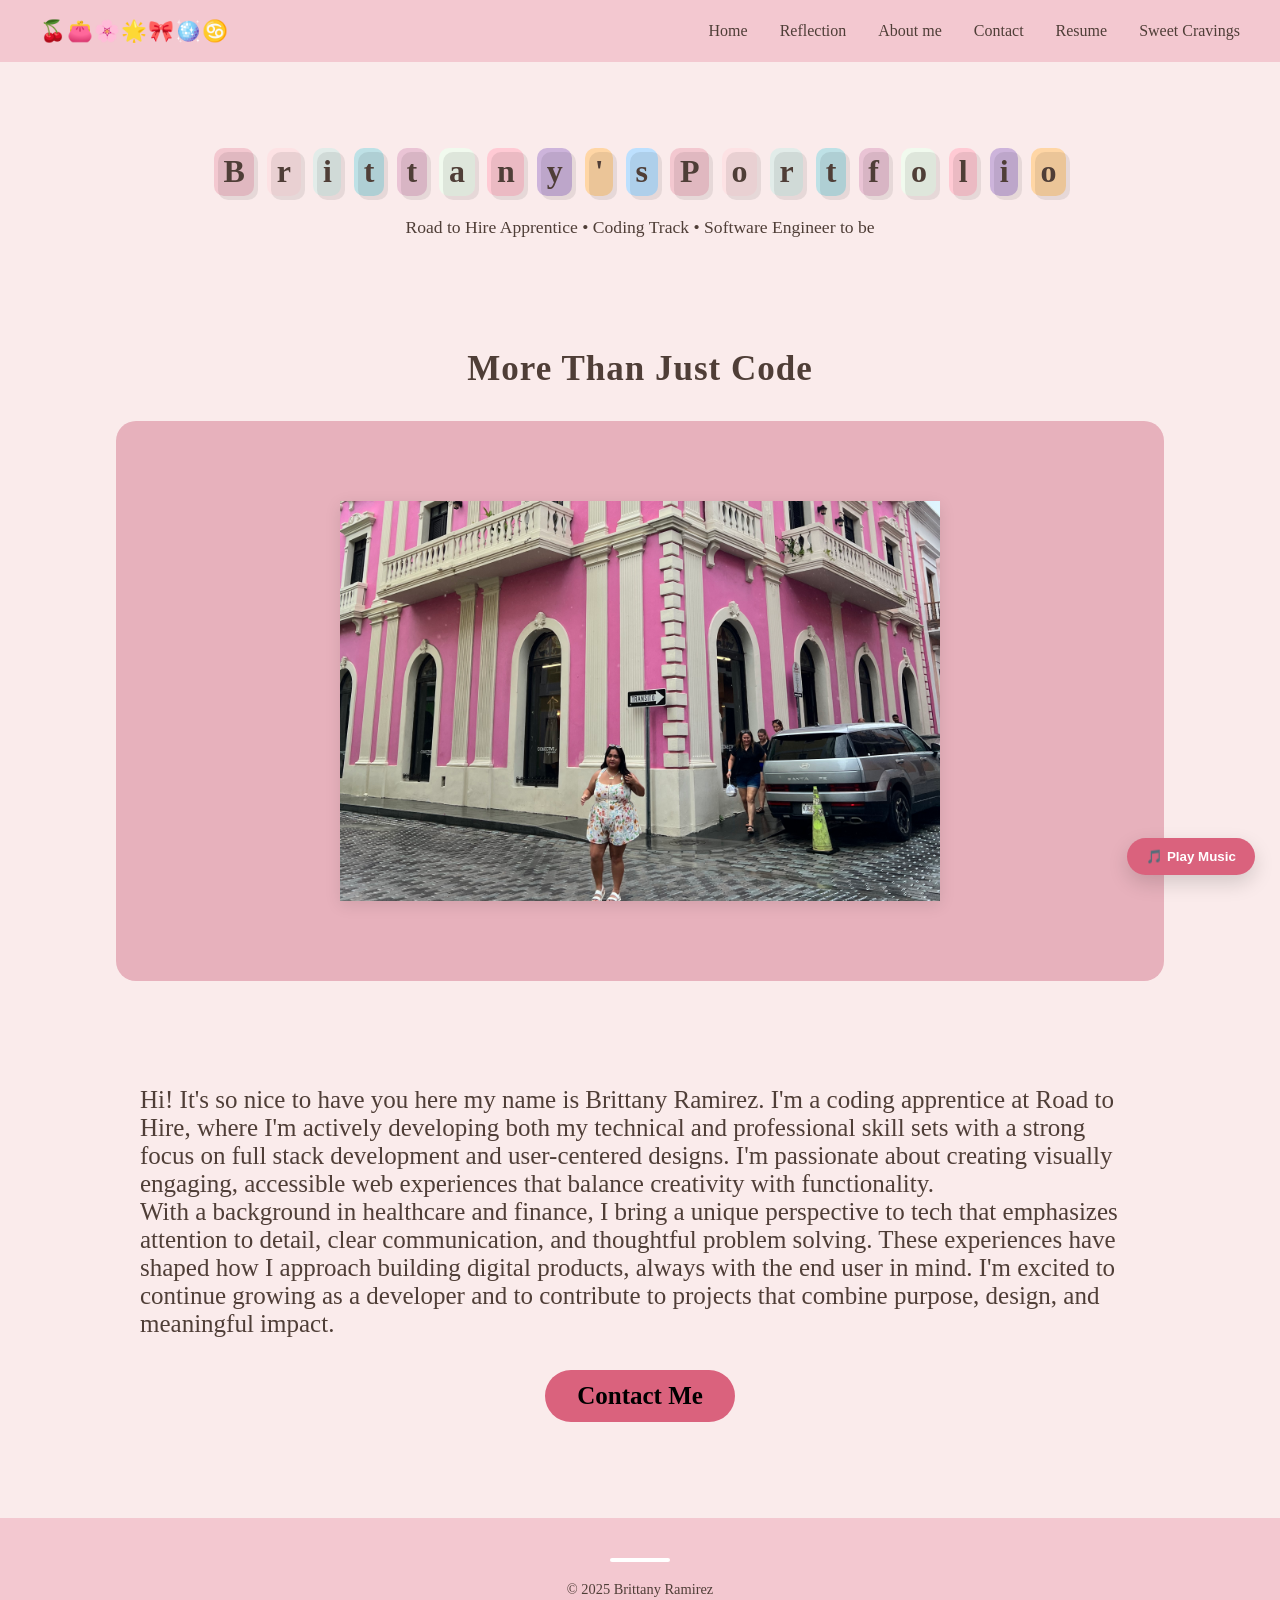
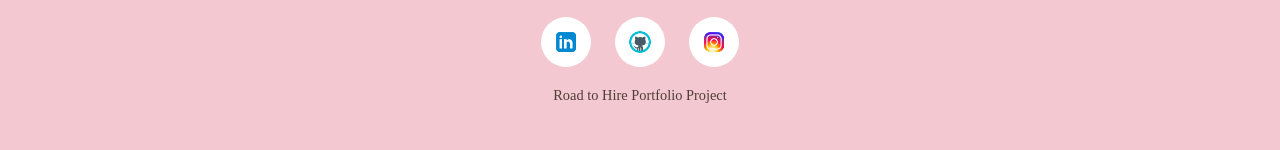
<file: index.html>
<!DOCTYPE html>
<html lang="en">
<head>
    <meta charset="UTF-8">
    <meta name="viewport" content="width=device-width, initial-scale=1.0">
    <title>Portfolio Project V2</title>
    <link rel="stylesheet" href="/homepage/styles.css">
</head>
<body>
    <nav class="navbar">
        <div class="nav-top">🍒👛🌸🌟🎀🪩♋️</div>
        <ul class="nav-links">
            <li><a href="/index.html">Home</a></li>
            <li><a href="/reflection/reflection.html">Reflection</a></li>
            <li><a href="/aboutme/aboutme.html">About me</a></li>
            <li><a href="/contact-page/contact.html">Contact</a></li>
            <li><a href="/resume/resume.html">Resume</a></li>
            <li><a href="/sweet-cravings/sweet.html">Sweet Cravings</a></li>
        </ul>
    </nav>
    <header class="hero">
        <h1 class="animated-text blocks">
            <span style="--i:1">B</span>
            <span style="--i:2">r</span>
            <span style="--i:3">i</span>
            <span style="--i:4">t</span>
            <span style="--i:5">t</span>
            <span style="--i:6">a</span>
            <span style="--i:7">n</span>
            <span style="--i:8">y</span>
            <span style="--i:9">'</span>
            <span style="--i:10">s</span>

            <span style="--i:11">P</span>
            <span style="--i:12">o</span>
            <span style="--i:13">r</span>
            <span style="--i:14">t</span>
            <span style="--i:15">f</span>
            <span style="--i:16">o</span>
            <span style="--i:17">l</span>
            <span style="--i:18">i</span>
            <span style="--i:19">o</span>
</h1>

        <p class="hero-subtext">
            Road to Hire Apprentice • Coding Track • Software Engineer to be
        </p>
    </header>
 <h2 class="section-subheading"> More Than Just Code</h2>
<section class="slideshow-container">
    <section class="slideshow">
        <div class="slides">
            <img src="/images/IMG_1441.jpeg" alt="Slide 1">
            <img src="/images/IMG_7703.JPG" alt="Slide 2">
            <img src="/images/IMG_8707.JPG" alt="Slide 3">
            <img src="/images/IMG_8945 2.jpeg" alt="Slide 4">
            <img src="/images/IMG_3146.jpg" alt="Slide 5">
            <img src="/images/IMG_3542.JPG" alt="Slide 6">
        </div>
       </section>
    </section>

    <section class="bio card">
        <p>Hi! It's so nice to have you here my name is Brittany Ramirez. I'm a coding apprentice at Road to Hire, where I'm actively developing both my technical and professional skill sets with a strong focus on full stack development and user-centered designs. I'm passionate about creating visually engaging, accessible web experiences that balance creativity with functionality. <br>

        With a background in healthcare and finance, I bring a unique perspective to tech that emphasizes attention to detail, clear communication, and thoughtful problem solving. These experiences have shaped how I approach building digital products, always with the end user in mind. I'm excited to continue growing as a developer and to contribute to projects that combine purpose, design, and meaningful impact.
        </p>
         <a href="/contact-page/contact.html" class="cnt-btn">Contact Me</a>
    </section>
    <!-- Background Music -->
    <audio id="bg-music" loop>
    <source src="/music/Cruise control - Patrick Patrikios.mp3" type="audio/mpeg">
    Your browser does not support audio.
    </audio>

    <button id="music-toggle" class="music-btn">
    🎵 Play Music
    </button>

    <footer class="footer">
        <p>© 2025 Brittany Ramirez</p>
        <div class="social-icons">
            <a href="https://www.linkedin.com/in/brittany-ramirez-4208bb38a/" target="_blank" aria-label="LinkedIn">
                <img src="/images/icons8-linkedin-48.png" alt="LinkedIn">
            </a>
             <a href="https://github.com/brittanyramirez" target="_blank" aria-label="GitHub">
                <img src="/images/icons8-github-48.png" alt="Github">
            </a>
             <a href="https://www.instagram.com/br.ttanyyramirezz/?igsh=bmZkNjRvbnBzaXV3&utm_source=qr#" target="_blank" aria-label="Instagram">
                <img src="/images/icons8-instagram-48.png" alt="Instagram">
            </a>
        </div>
        <p>Road to Hire Portfolio Project</p>
         
      <button id="backToTop">↑ Back to Top</button>
        
    </footer>
    <script src="/homepage/scripts.js"></script>
</body>
</html>
</file>
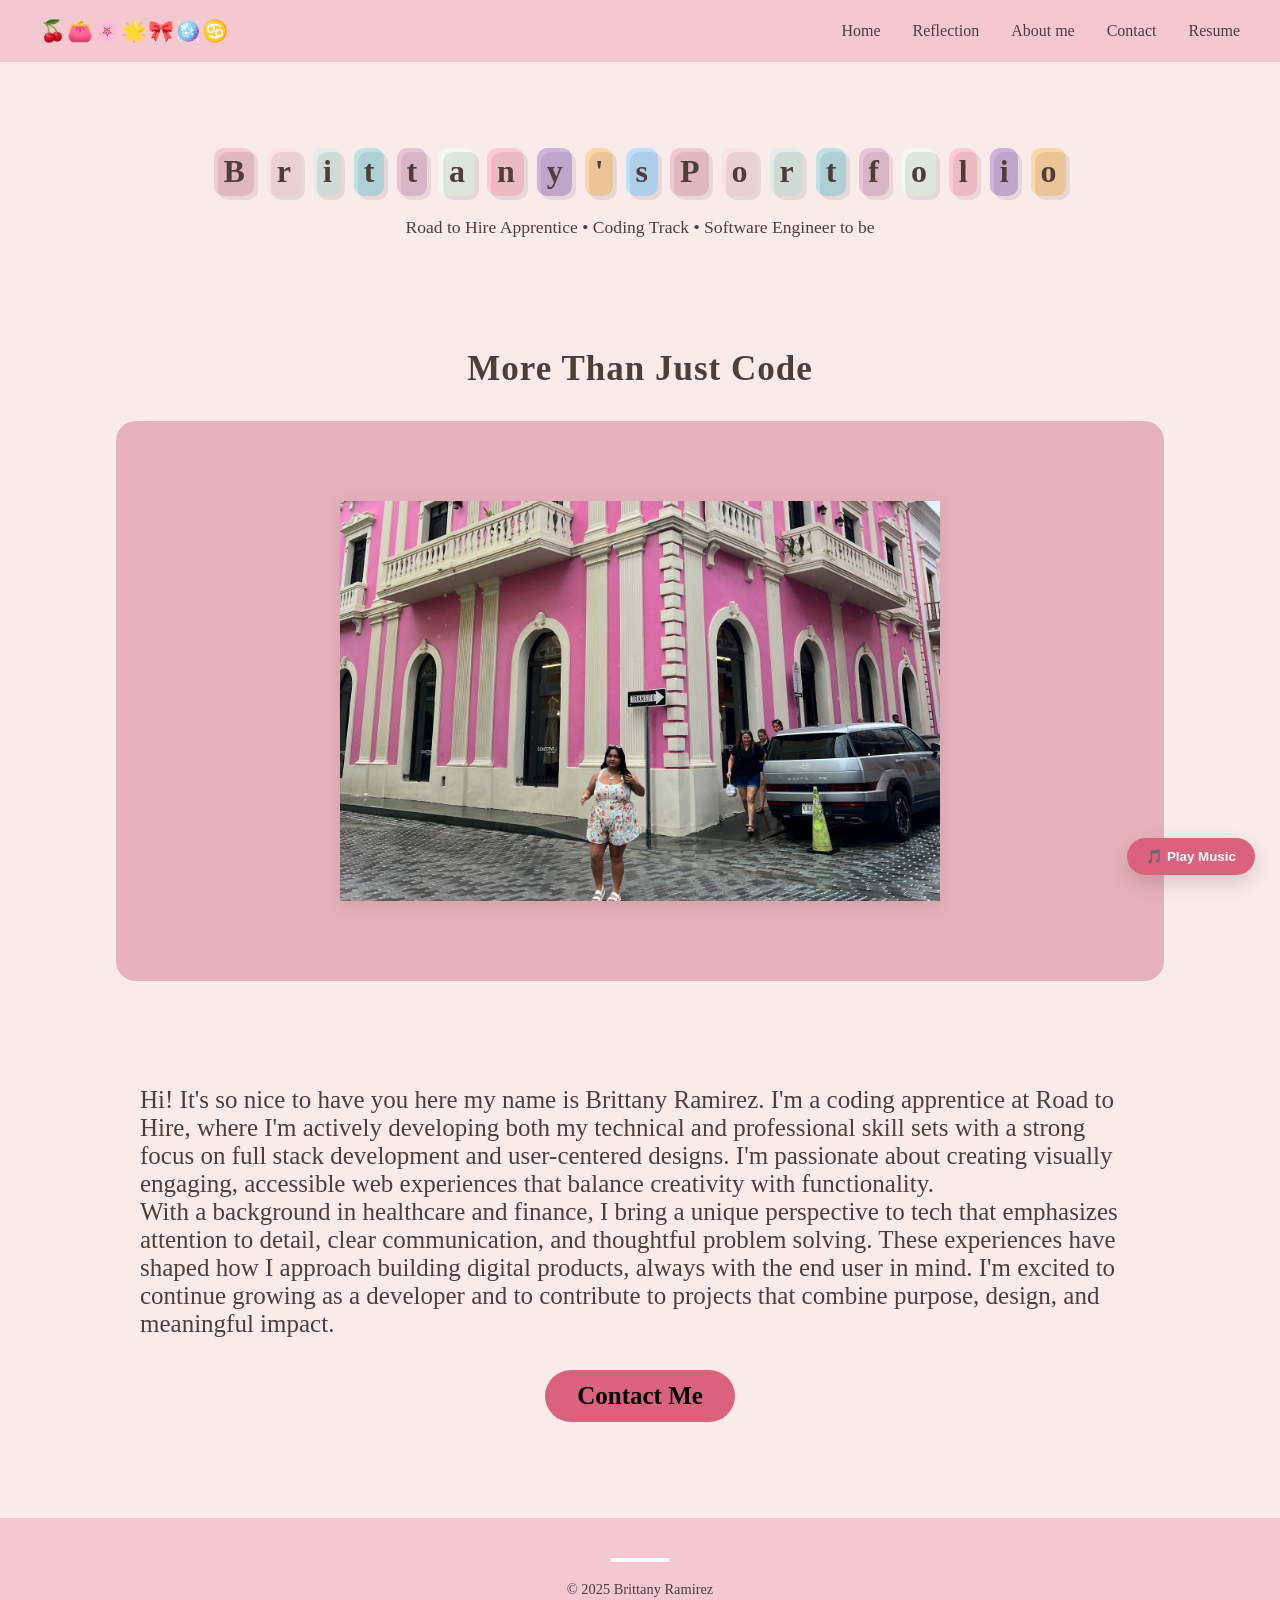
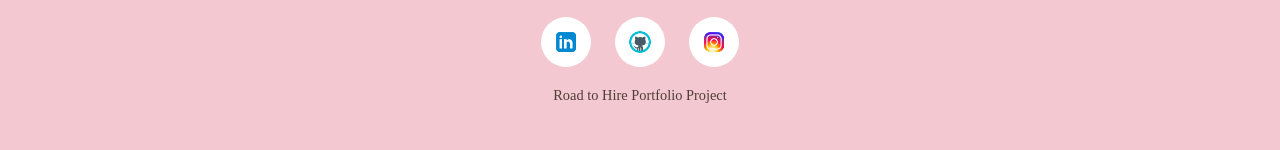
<file: homepage/index.html>
<!DOCTYPE html>
<html lang="en">
<head>
    <meta charset="UTF-8">
    <meta name="viewport" content="width=device-width, initial-scale=1.0">
    <title>Portfolio Project V2</title>
    <link rel="stylesheet" href="styles.css">
</head>
<body>
    <nav class="navbar">
        <div class="nav-top">🍒👛🌸🌟🎀🪩♋️</div>
        <ul class="nav-links">
            <li><a href="/homepage/index.html">Home</a></li>
            <li><a href="/reflection/reflection.html">Reflection</a></li>
            <li><a href="/aboutme/aboutme.html">About me</a></li>
            <li><a href="/contact-page/contact.html">Contact</a></li>
            <li><a href="/resume/resume.html">Resume</a></li>
        </ul>
    </nav>
    <header class="hero">
        <h1 class="animated-text blocks">
            <span style="--i:1">B</span>
            <span style="--i:2">r</span>
            <span style="--i:3">i</span>
            <span style="--i:4">t</span>
            <span style="--i:5">t</span>
            <span style="--i:6">a</span>
            <span style="--i:7">n</span>
            <span style="--i:8">y</span>
            <span style="--i:9">'</span>
            <span style="--i:10">s</span>

            <span style="--i:11">P</span>
            <span style="--i:12">o</span>
            <span style="--i:13">r</span>
            <span style="--i:14">t</span>
            <span style="--i:15">f</span>
            <span style="--i:16">o</span>
            <span style="--i:17">l</span>
            <span style="--i:18">i</span>
            <span style="--i:19">o</span>
</h1>

        <p class="hero-subtext">
            Road to Hire Apprentice • Coding Track • Software Engineer to be
        </p>
    </header>
 <h2 class="section-subheading"> More Than Just Code</h2>
<section class="slideshow-container">
    <section class="slideshow">
        <div class="slides">
            <img src="/images/IMG_1441.jpeg" alt="Slide 1">
            <img src="/images/IMG_7703.JPG" alt="Slide 2">
            <img src="/images/IMG_8707.JPG" alt="Slide 3">
            <img src="/images/IMG_8945 2.jpeg" alt="Slide 4">
            <img src="/images/IMG_3146.jpg" alt="Slide 5">
            <img src="/images/IMG_3542.JPG" alt="Slide 6">
        </div>
       </section>
    </section>

    <section class="bio card">
        <p>Hi! It's so nice to have you here my name is Brittany Ramirez. I'm a coding apprentice at Road to Hire, where I'm actively developing both my technical and professional skill sets with a strong focus on full stack development and user-centered designs. I'm passionate about creating visually engaging, accessible web experiences that balance creativity with functionality. <br>

        With a background in healthcare and finance, I bring a unique perspective to tech that emphasizes attention to detail, clear communication, and thoughtful problem solving. These experiences have shaped how I approach building digital products, always with the end user in mind. I'm excited to continue growing as a developer and to contribute to projects that combine purpose, design, and meaningful impact.
        </p>
         <a href="/contact-page/contact.html" class="cnt-btn">Contact Me</a>
    </section>
    <!-- Background Music -->
    <audio id="bg-music" loop>
    <source src="/music/Cruise control - Patrick Patrikios.mp3" type="audio/mpeg">
    Your browser does not support audio.
    </audio>

    <button id="music-toggle" class="music-btn">
    🎵 Play Music
    </button>

    <footer class="footer">
        <p>© 2025 Brittany Ramirez</p>
        <div class="social-icons">
            <a href="https://www.linkedin.com/in/brittany-ramirez-4208bb38a/" target="_blank" aria-label="LinkedIn">
                <img src="/images/icons8-linkedin-48.png" alt="LinkedIn">
            </a>
             <a href="https://github.com/brittanyramirez" target="_blank" aria-label="GitHub">
                <img src="/images/icons8-github-48.png" alt="Github">
            </a>
             <a href="https://www.instagram.com/br.ttanyyramirezz/?igsh=bmZkNjRvbnBzaXV3&utm_source=qr#" target="_blank" aria-label="Instagram">
                <img src="/images/icons8-instagram-48.png" alt="Instagram">
            </a>
        </div>
        <p>Road to Hire Portfolio Project</p>
    </footer>
    <script src="/homepage/scripts.js"></script>
</body>
</html>
</file>
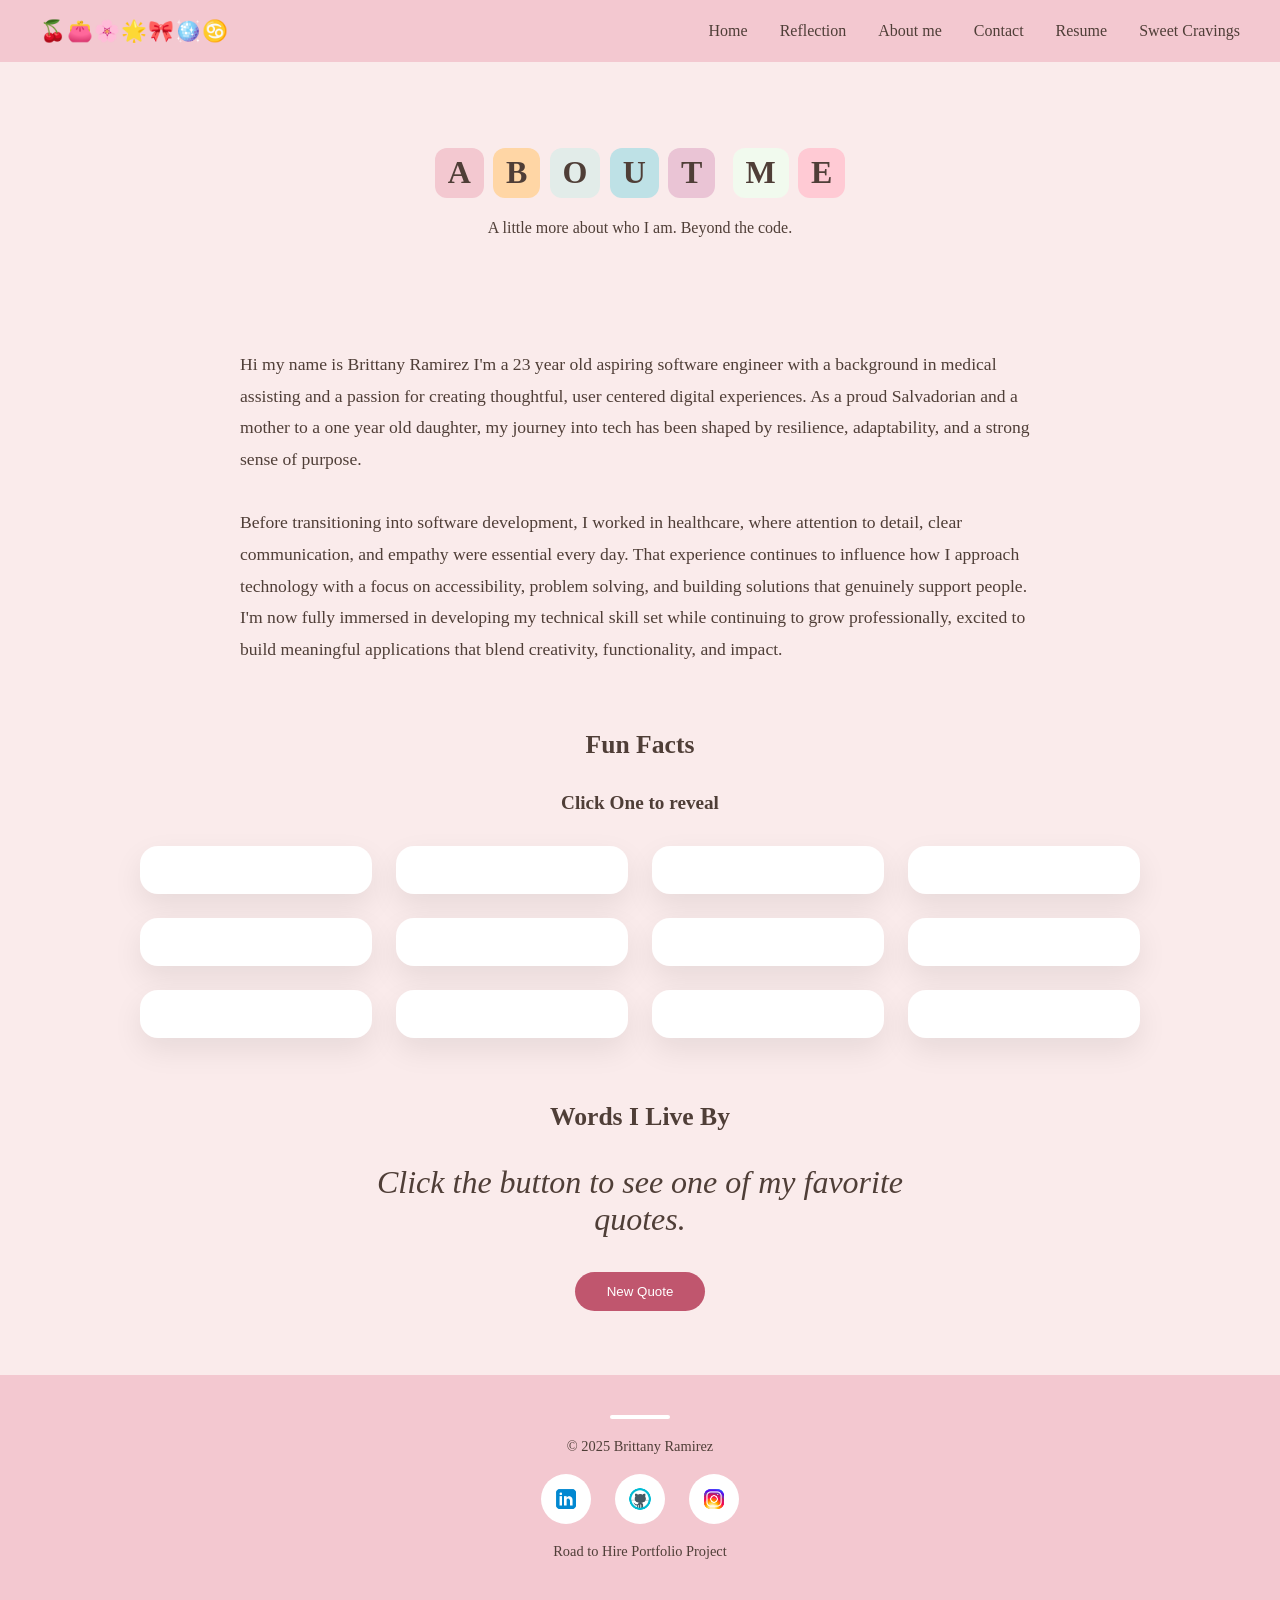
<file: aboutme/aboutme.html>
<!DOCTYPE html>
<html lang="en">
<head>
    <meta charset="UTF-8">
    <meta name="viewport" content="width=device-width, initial-scale=1.0">
<link rel="stylesheet" href="/aboutme/aboutme.css">
    <title>About Me Page</title>
</head>
<body>
    <nav class="navbar">
        <div class="nav-top">🍒👛🌸🌟🎀🪩♋️</div>
        <ul class="nav-links">
            <li><a href="/index.html">Home</a></li>
            <li><a href="/reflection/reflection.html">Reflection</a></li>
            <li><a href="/aboutme/aboutme.html">About me</a></li>
            <li><a href="/contact-page/contact.html">Contact</a></li>
            <li><a href="/resume/resume.html">Resume</a></li>
            <li><a href="/sweet-cravings/sweet.html">Sweet Cravings</a></li>
        </ul>
    </nav>
    <!--HERO-->
    <header class="about-hero">
        <h1 class="blocks">
            <span>A</span><span>B</span><span>O</span><span>U</span><span>T</span> <span>M</span><span>E</span>
        </h1>
        <p> A little more about who I am. Beyond the code.</p>
    </header>

    <!--BIO-->
    <section class="about-bio">
        <p>
            Hi my name is Brittany Ramirez I'm a 23 year old aspiring software engineer with a background in medical assisting and a passion for creating thoughtful, user centered digital experiences. As a proud Salvadorian and a mother to a one year old daughter, my journey into tech has been shaped by resilience, adaptability, and a strong sense of purpose.<br>
            <br>
            Before transitioning into software development, I worked in healthcare, where attention to detail, clear communication, and empathy were essential every day. That experience continues to influence how I approach technology with a focus on accessibility, problem solving, and building solutions that genuinely support people. I'm now fully immersed in developing my technical skill set while continuing to grow professionally, excited to build meaningful applications that blend creativity, functionality, and impact.
        </p>
    </section>

    <!--FUN FACTS-->
    <section class="fun-facts">
        <h2 class="section-title">Fun Facts</h2>
        <h3 class="subsec">Click One to reveal</h3>

        <div class="fact-grid">
            <div class="fact-card" data-fact="My favorite color is pink(if you can't tell)"></div>
            <div class="fact-card" data-fact="I have 7 siblings"></div>
            <div class="fact-card" data-fact="My favorite food is hibachi - shrimp! Shrimp in general!!"></div>
            <div class="fact-card" data-fact="I love watching shows (let me know if you need reccommendations.)"></div>
            <div class="fact-card" data-fact="I have a one year old daughter named Camila"></div>
            <div class="fact-card" data-fact="I started my professional journey in healthcare, which taught me empathy and precision."></div>
            <div class="fact-card" data-fact="I love blending creativity with logic."></div>
            <div class="fact-card" data-fact="I played soccer for 6 years and did swimming for 2 years"></div>
            <div class="fact-card" data-fact="I'm comfortable working independently as well as collaborating in team environments"></div>
            <div class="fact-card" data-fact="I'm currently training as a full stack developer through a rigorous coding apprenticeship">
            </div>
            <div class="fact-card" data-fact="My first language was Spanish">
            </div>
            <div class="fact-card" data-fact="I bring a healthcare mindset to tech accuracy, empathy, and attention to detail">
            </div>
        </div>
        <p id="fact-output" class="fact-output"></p>
    </section>

    <!--QUATE GENERATOR-->
    <section class="quotes">
        <h2 class="section-title">Words I Live By</h2>

        <blockquote id="quote-text">
            Click the button to see one of my favorite quotes.
        </blockquote>

        <button id="new-quote" class="cnt-btn">New Quote</button>
        </section>
<button id="backToTop">↑ Back to Top</button>
<footer class="footer">
        <p>© 2025 Brittany Ramirez</p>
        <div class="social-icons">
            <a href="https://www.linkedin.com/in/brittany-ramirez-4208bb38a/" target="_blank" aria-label="LinkedIn">
                <img src="/images/icons8-linkedin-48.png" alt="LinkedIn">
            </a>
             <a href="https://github.com/brittanyramirez" target="_blank" aria-label="GitHub">
                <img src="/images/icons8-github-48.png" alt="Github">
            </a>
             <a href="https://www.instagram.com/br.ttanyyramirezz/?igsh=bmZkNjRvbnBzaXV3&utm_source=qr#" target="_blank" aria-label="Instagram">
                <img src="/images/icons8-instagram-48.png" alt="Instagram">
            </a>
        </div>
        <p>Road to Hire Portfolio Project</p>
    </footer>
    <script src="/aboutme/aboutme.js"></script>
</body>
</html>
</file>
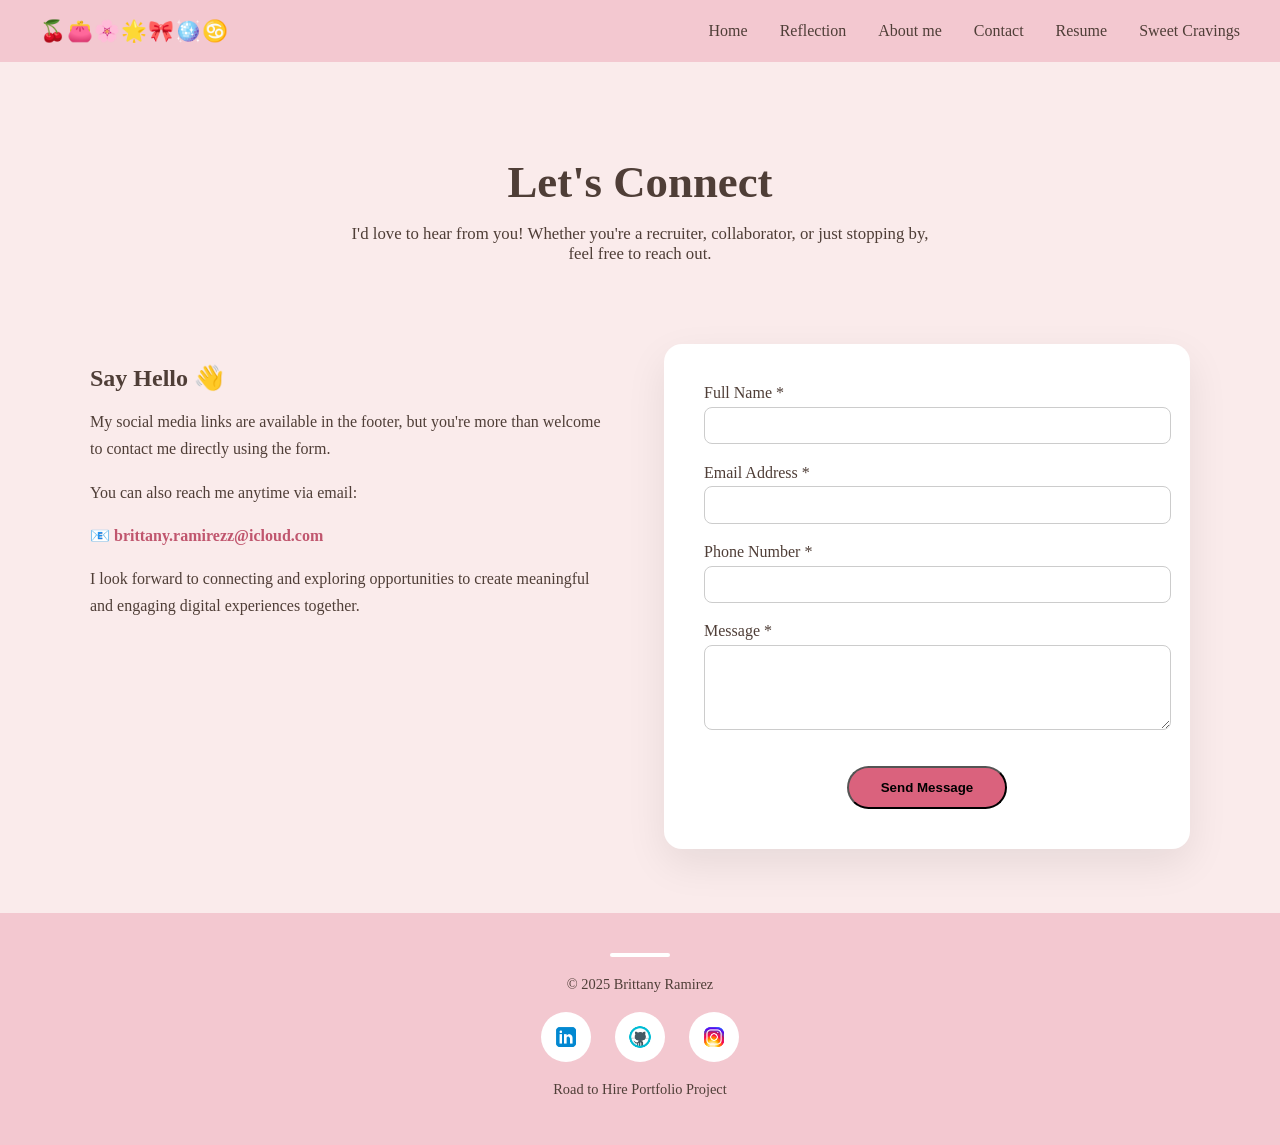
<file: contact-page/contact.html>
<!DOCTYPE html>
<html lang="en">
<head>
    <meta charset="UTF-8">
    <meta name="viewport" content="width=device-width, initial-scale=1.0">
    <title>Portfolio Project V2</title>
    <link rel="stylesheet" href="contact.css">
</head>
<body>
    <nav class="navbar">
        <div class="nav-top">🍒👛🌸🌟🎀🪩♋️</div>
        <ul class="nav-links">
            <li><a href="/index.html">Home</a></li>
            <li><a href="/reflection/reflection.html">Reflection</a></li>
            <li><a href="/aboutme/aboutme.html">About me</a></li>
            <li><a href="/contact-page/contact.html">Contact</a></li>
            <li><a href="/resume/resume.html">Resume</a></li>
            <li><a href="/sweet-cravings/sweet.html">Sweet Cravings</a></li>
        </ul>
    </nav>

    <header class="contact-hero">
    <h1>Let's Connect</h1>
    <p>
      I'd love to hear from you! Whether you're a recruiter, collaborator,
      or just stopping by, feel free to reach out.
    </p>
    </header>

  <!-- CONTACT CONTENT -->
  <section class="contact-container">

    <!-- LEFT SIDE: MESSAGE -->
    <div class="contact-info">
      <h2>Say Hello 👋</h2>
      <p>
        My social media links are available in the footer, but you're more than welcome to contact me directly using the form.
      </p>
      <p>
        You can also reach me anytime via email:
      </p>
      <p class="email-highlight">
        📧 <a href="mailto:brittany.ramirezz@icloud.com">
          brittany.ramirezz@icloud.com
        </a>
      </p>
      <p>
        I look forward to connecting and exploring opportunities to create
        meaningful and engaging digital experiences together.
      </p>
    </div>

    <!-- RIGHT SIDE: FORM -->
    <form id="contactForm" class="contact-form" novalidate>

      <div class="form-group">
        <label for="name">Full Name *</label>
        <input type="text" id="name" />
        <small class="error"></small>
      </div>

      <div class="form-group">
        <label for="email">Email Address *</label>
        <input type="email" id="email" />
        <small class="error"></small>
      </div>

      <div class="form-group">
        <label for="phone">Phone Number *</label>
        <input type="tel" id="phone" />
        <small class="error"></small>
      </div>

      <div class="form-group">
        <label for="message">Message *</label>
        <textarea id="message" rows="4"></textarea>
        <small class="error"></small>
      </div>

      <button type="submit" class="cnt-btn">Send Message</button>
    </form>

  </section>
  <button id="backToTop">↑ Back to Top</button>
<!--FOOTER SECTION-->
      <footer class="footer">
        <p>© 2025 Brittany Ramirez</p>
        <div class="social-icons">
            <a href="https://www.linkedin.com/in/brittany-ramirez-4208bb38a/" target="_blank" aria-label="LinkedIn">
                <img src="/images/icons8-linkedin-48.png" alt="LinkedIn">
            </a>
             <a href="https://github.com/brittanyramirez" target="_blank" aria-label="GitHub">
                <img src="/images/icons8-github-48.png" alt="Github">
            </a>
             <a href="https://www.instagram.com/br.ttanyyramirezz/?igsh=bmZkNjRvbnBzaXV3&utm_source=qr#" target="_blank" aria-label="Instagram">
                <img src="/images/icons8-instagram-48.png" alt="Instagram">
            </a>
        </div>
        <p>Road to Hire Portfolio Project</p>
    </footer>
    <script src="/contact-page/contact.js"></script>
</body>
</html>
</file>
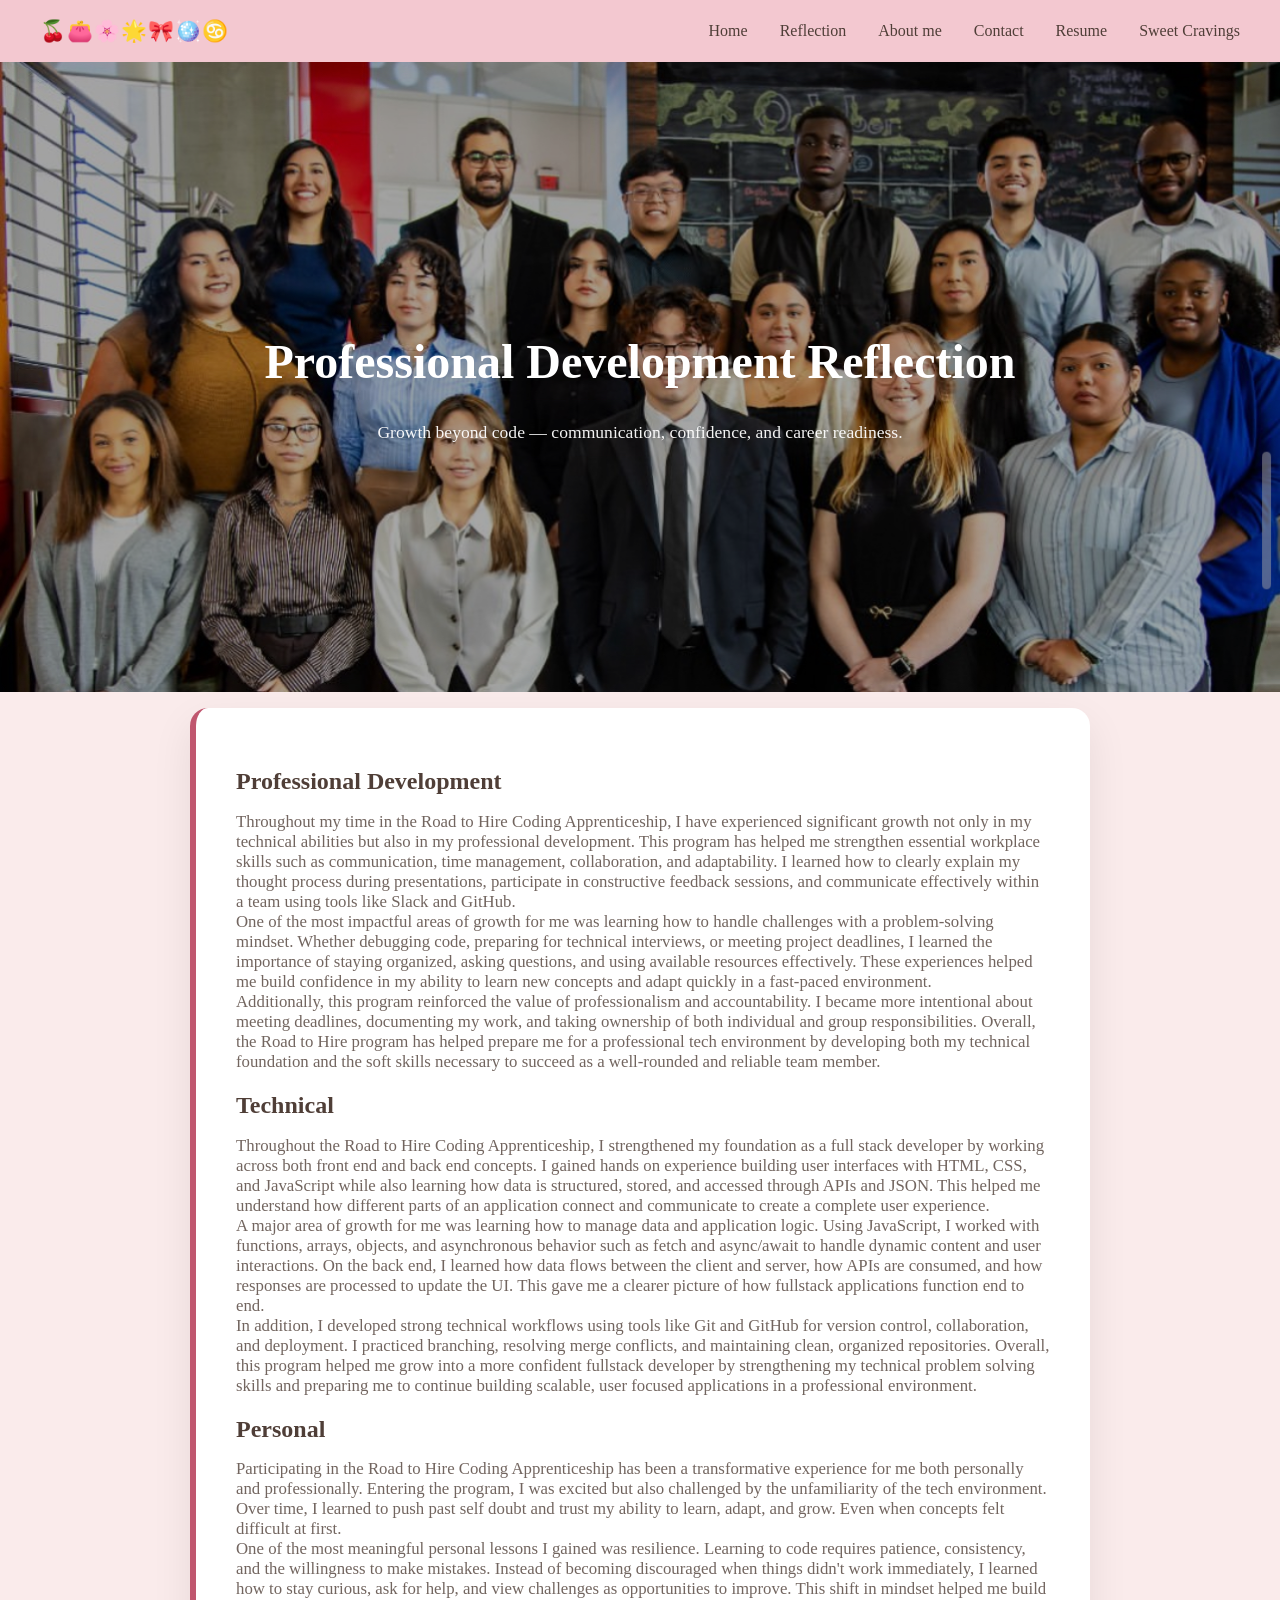
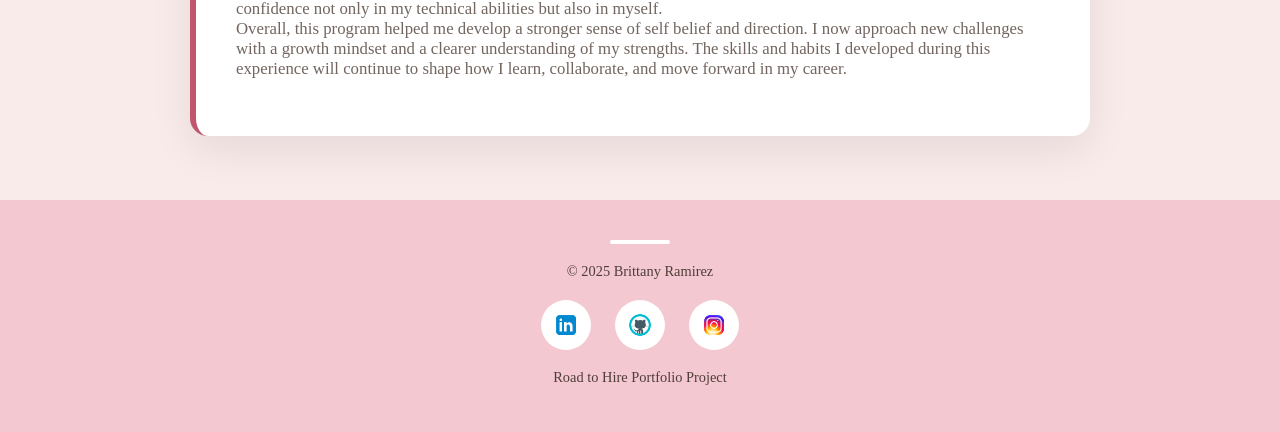
<file: reflection/reflection.html>
<!DOCTYPE html>
<html lang="en">
<head>
    <meta charset="UTF-8">
    <meta name="viewport" content="width=device-width, initial-scale=1.0">
    <link rel="stylesheet" href="/reflection/reflection.css">
    <title>Reflection</title>
</head>
<body>
     <nav class="navbar">
        <div class="nav-top">🍒👛🌸🌟🎀🪩♋️</div>
        <ul class="nav-links">
            <li><a href="/index.html">Home</a></li>
            <li><a href="/reflection/reflection.html">Reflection</a></li>
            <li><a href="/aboutme/aboutme.html">About me</a></li>
            <li><a href="/contact-page/contact.html">Contact</a></li>
            <li><a href="/resume/resume.html">Resume</a></li>
            <li><a href="/sweet-cravings/sweet.html">Sweet Cravings</a></li>
        </ul>
    </nav>
    </nav>
<!-- HERO IMAGE -->
  <section class="hero">
    <img src="/images/IMG_3727.jpg" alt="Workspace reflection image" />

    <div class="hero-overlay"></div>

    <div class="hero-content">
      <h1>Professional Development Reflection</h1>
      <p>Growth beyond code — communication, confidence, and career readiness.</p>
    </div>
  </section>

  <!--REFLECTIONS-->
  <main class="reflection-wrapper">

    <section class="reflection-card">
        <h2>Professional Development</h2>
        <p> Throughout my time in the Road to Hire Coding Apprenticeship, I have experienced significant growth not only in my technical abilities but also in my professional development. This program has helped me strengthen essential workplace skills such as communication, time management, collaboration, and adaptability. I learned how to clearly explain my thought process during presentations, participate in constructive feedback sessions, and communicate effectively within a team using tools like Slack and GitHub.<br>
        One of the most impactful areas of growth for me was learning how to handle challenges with a problem-solving mindset. Whether debugging code, preparing for technical interviews, or meeting project deadlines, I learned the importance of staying organized, asking questions, and using available resources effectively. These experiences helped me build confidence in my ability to learn new concepts and adapt quickly in a fast-paced environment.<br>
        Additionally, this program reinforced the value of professionalism and accountability. I became more intentional about meeting deadlines, documenting my work, and taking ownership of both individual and group responsibilities. Overall, the Road to Hire program has helped prepare me for a professional tech environment by developing both my technical foundation and the soft skills necessary to succeed as a well-rounded and reliable team member.
        </p>

    <article class="reflect-card">
        <div class="accent"></div>
        <h2>Technical</h2>
        <p>Throughout the Road to Hire Coding Apprenticeship, I strengthened my foundation as a full stack developer by working across both front end and back end concepts. I gained hands on experience building user interfaces with HTML, CSS, and JavaScript while also learning how data is structured, stored, and accessed through APIs and JSON. This helped me understand how different parts of an application connect and communicate to create a complete user experience.<br>A major area of growth for me was learning how to manage data and application logic. Using JavaScript, I worked with functions, arrays, objects, and asynchronous behavior such as fetch and async/await to handle dynamic content and user interactions. On the back end, I learned how data flows between the client and server, how APIs are consumed, and how responses are processed to update the UI. This gave me a clearer picture of how fullstack applications function end to end.<br>In addition, I developed strong technical workflows using tools like Git and GitHub for version control, collaboration, and deployment. I practiced branching, resolving merge conflicts, and maintaining clean, organized repositories. Overall, this program helped me grow into a more confident fullstack developer by strengthening my technical problem solving skills and preparing me to continue building scalable, user focused applications in a professional environment.
            </p>

    <article class="reflect-card">
        <div class="accent"></div>
        <h2>Personal</h2>
        <p>Participating in the Road to Hire Coding Apprenticeship has been a transformative experience for me both personally and professionally. Entering the program, I was excited but also challenged by the unfamiliarity of the tech environment. Over time, I learned to push past self doubt and trust my ability to learn, adapt, and grow. Even when concepts felt difficult at first.<br>One of the most meaningful personal lessons I gained was resilience. Learning to code requires patience, consistency, and the willingness to make mistakes. Instead of becoming discouraged when things didn't work immediately, I learned how to stay curious, ask for help, and view challenges as opportunities to improve. This shift in mindset helped me build confidence not only in my technical abilities but also in myself.<br>Overall, this program helped me develop a stronger sense of self belief and direction. I now approach new challenges with a growth mindset and a clearer understanding of my strengths. The skills and habits I developed during this experience will continue to shape how I learn, collaborate, and move forward in my career.
            </p>
    </section>
  </main>
 <button id="backToTop">↑ Back to Top</button>
    <!--FOOTER SECTION-->
      <footer class="footer">
        <p>© 2025 Brittany Ramirez</p>
        <div class="social-icons">
            <a href="https://www.linkedin.com/in/brittany-ramirez-4208bb38a/" target="_blank" aria-label="LinkedIn">
                <img src="/images/icons8-linkedin-48.png" alt="LinkedIn">
            </a>
             <a href="https://github.com/brittanyramirez" target="_blank" aria-label="GitHub">
                <img src="/images/icons8-github-48.png" alt="Github">
            </a>
             <a href="https://www.instagram.com/br.ttanyyramirezz/?igsh=bmZkNjRvbnBzaXV3&utm_source=qr#" target="_blank" aria-label="Instagram">
                <img src="/images/icons8-instagram-48.png" alt="Instagram">
            </a>
        </div>
        <p>Road to Hire Portfolio Project</p>
    </footer>
 <script src="/reflection/reflection.js"></script>
</body>
</html>
</file>
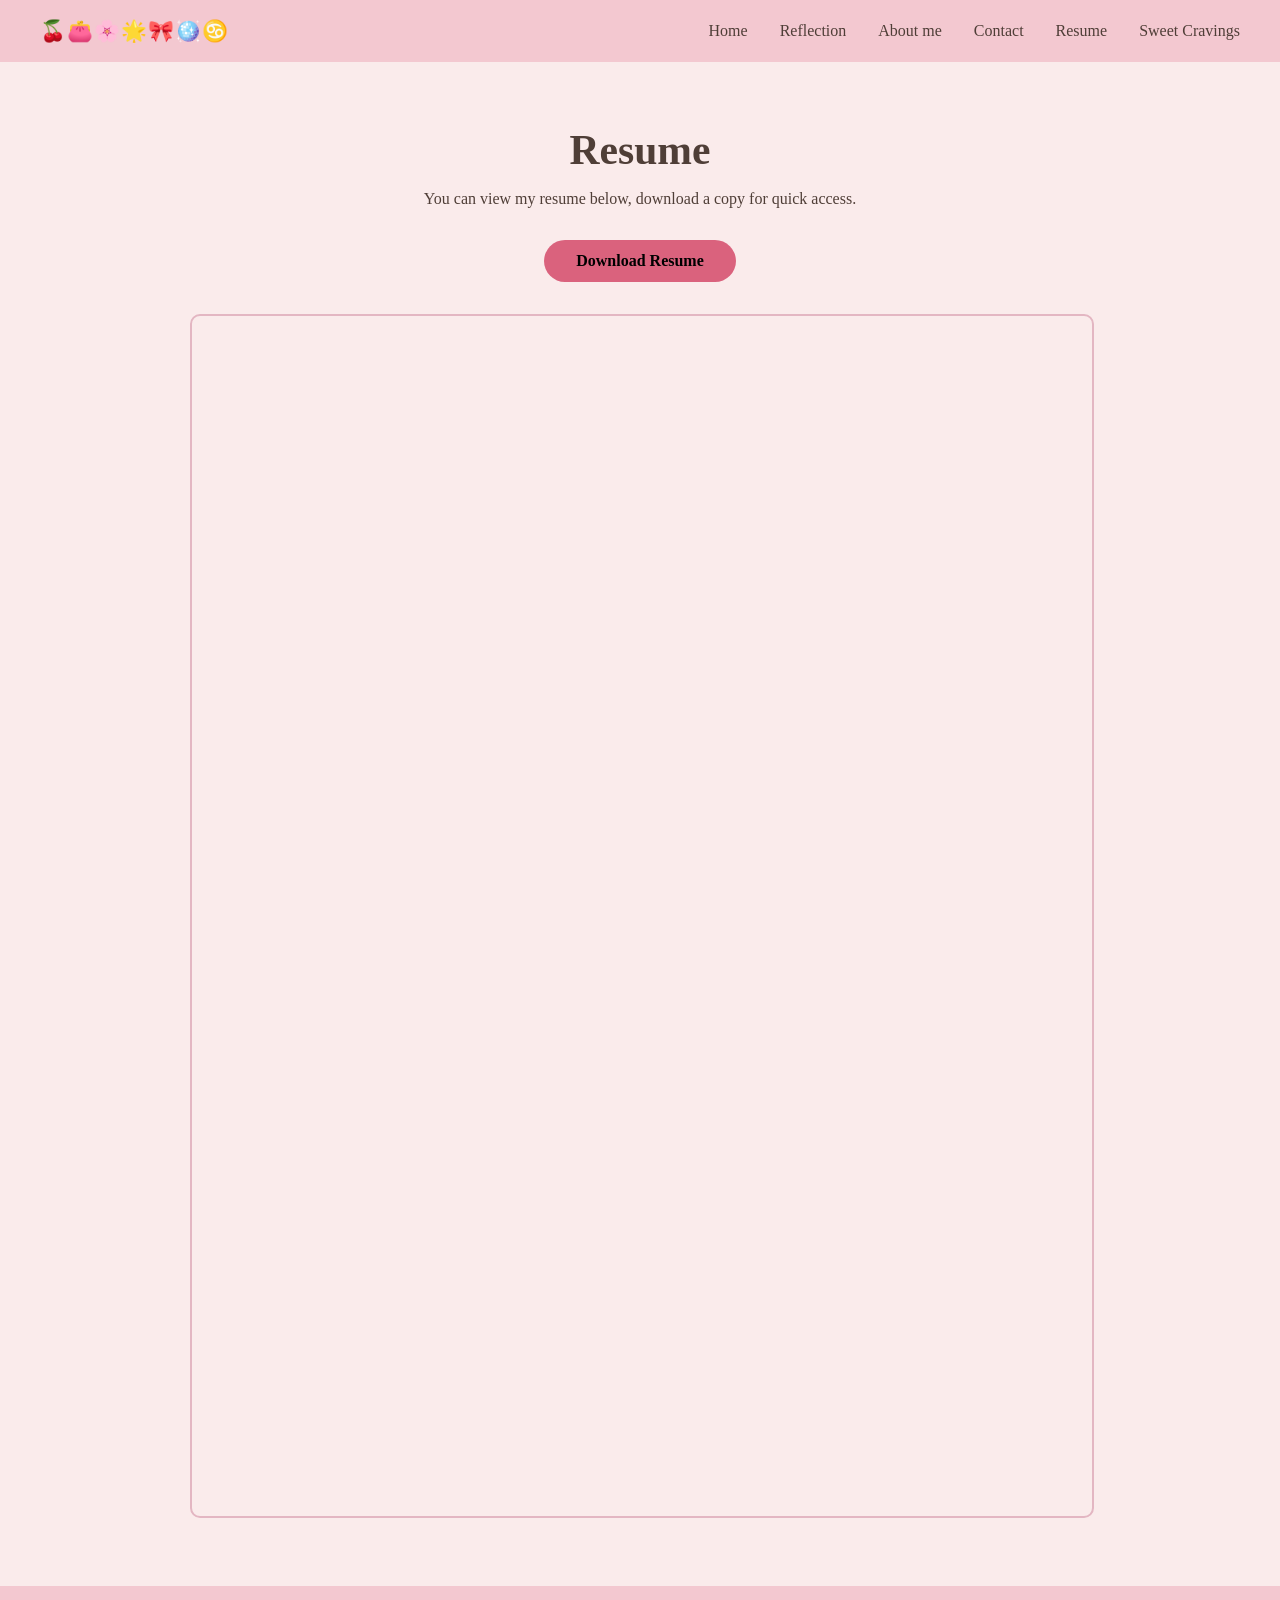
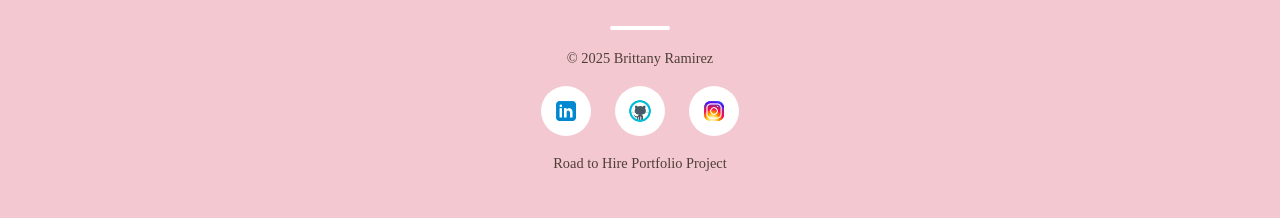
<file: resume/resume.html>
<!DOCTYPE html>
<html lang="en">
<head>
    <meta charset="UTF-8">
    <meta name="viewport" content="width=device-width, initial-scale=1.0">
    <title>Resume</title>
    <link rel="stylesheet" href="/resume/resume.css">
</head>
<body>
    <!--NAV BAR-->
<nav class="navbar">
        <div class="nav-top">🍒👛🌸🌟🎀🪩♋️</div>
        <ul class="nav-links">
            <li><a href="/index.html">Home</a></li>
            <li><a href="/reflection/reflection.html">Reflection</a></li>
            <li><a href="/aboutme/aboutme.html">About me</a></li>
            <li><a href="/contact-page/contact.html">Contact</a></li>
            <li><a href="/resume/resume.html">Resume</a></li>
            <li><a href="/sweet-cravings/sweet.html">Sweet Cravings</a></li>
        </ul>
    </nav>
<!-- RESUME -->
<section class="resume-section">
  <h1>Resume</h1>

  <p>
    You can view my resume below, download a copy for quick access.
  </p>

  <!-- Download button -->
  <div class="resume-actions">
    <a href="/resume/Brittany Ramirez tech resume.pdf"
      download
      class="cnt-btn">
      Download Resume
    </a>

  <!-- Embedded resume preview-->
  <div class="resume-preview">
    <iframe
      src="/resume/Brittany Ramirez tech resume.pdf"
      title="Brittany Ramirez Resume"
    ></iframe>
  </div>

</section>
 
      <button id="backToTop">↑ Back to Top</button>
      
<!--FOOTER-->
      <footer class="footer">
        <p>© 2025 Brittany Ramirez</p>
        <div class="social-icons">
            <a href="https://www.linkedin.com/in/brittany-ramirez-4208bb38a/" target="_blank" aria-label="LinkedIn">
                <img src="/images/icons8-linkedin-48.png" alt="LinkedIn">
            </a>
             <a href="https://github.com/brittanyramirez" target="_blank" aria-label="GitHub">
                <img src="/images/icons8-github-48.png" alt="Github">
            </a>
             <a href="https://www.instagram.com/br.ttanyyramirezz/?igsh=bmZkNjRvbnBzaXV3&utm_source=qr#" target="_blank" aria-label="Instagram">
                <img src="/images/icons8-instagram-48.png" alt="Instagram">
            </a>
        </div>
        <p>Road to Hire Portfolio Project</p>
    </footer>
    <script src="/resume/resume.js"></script>
</body>
</html>
</file>
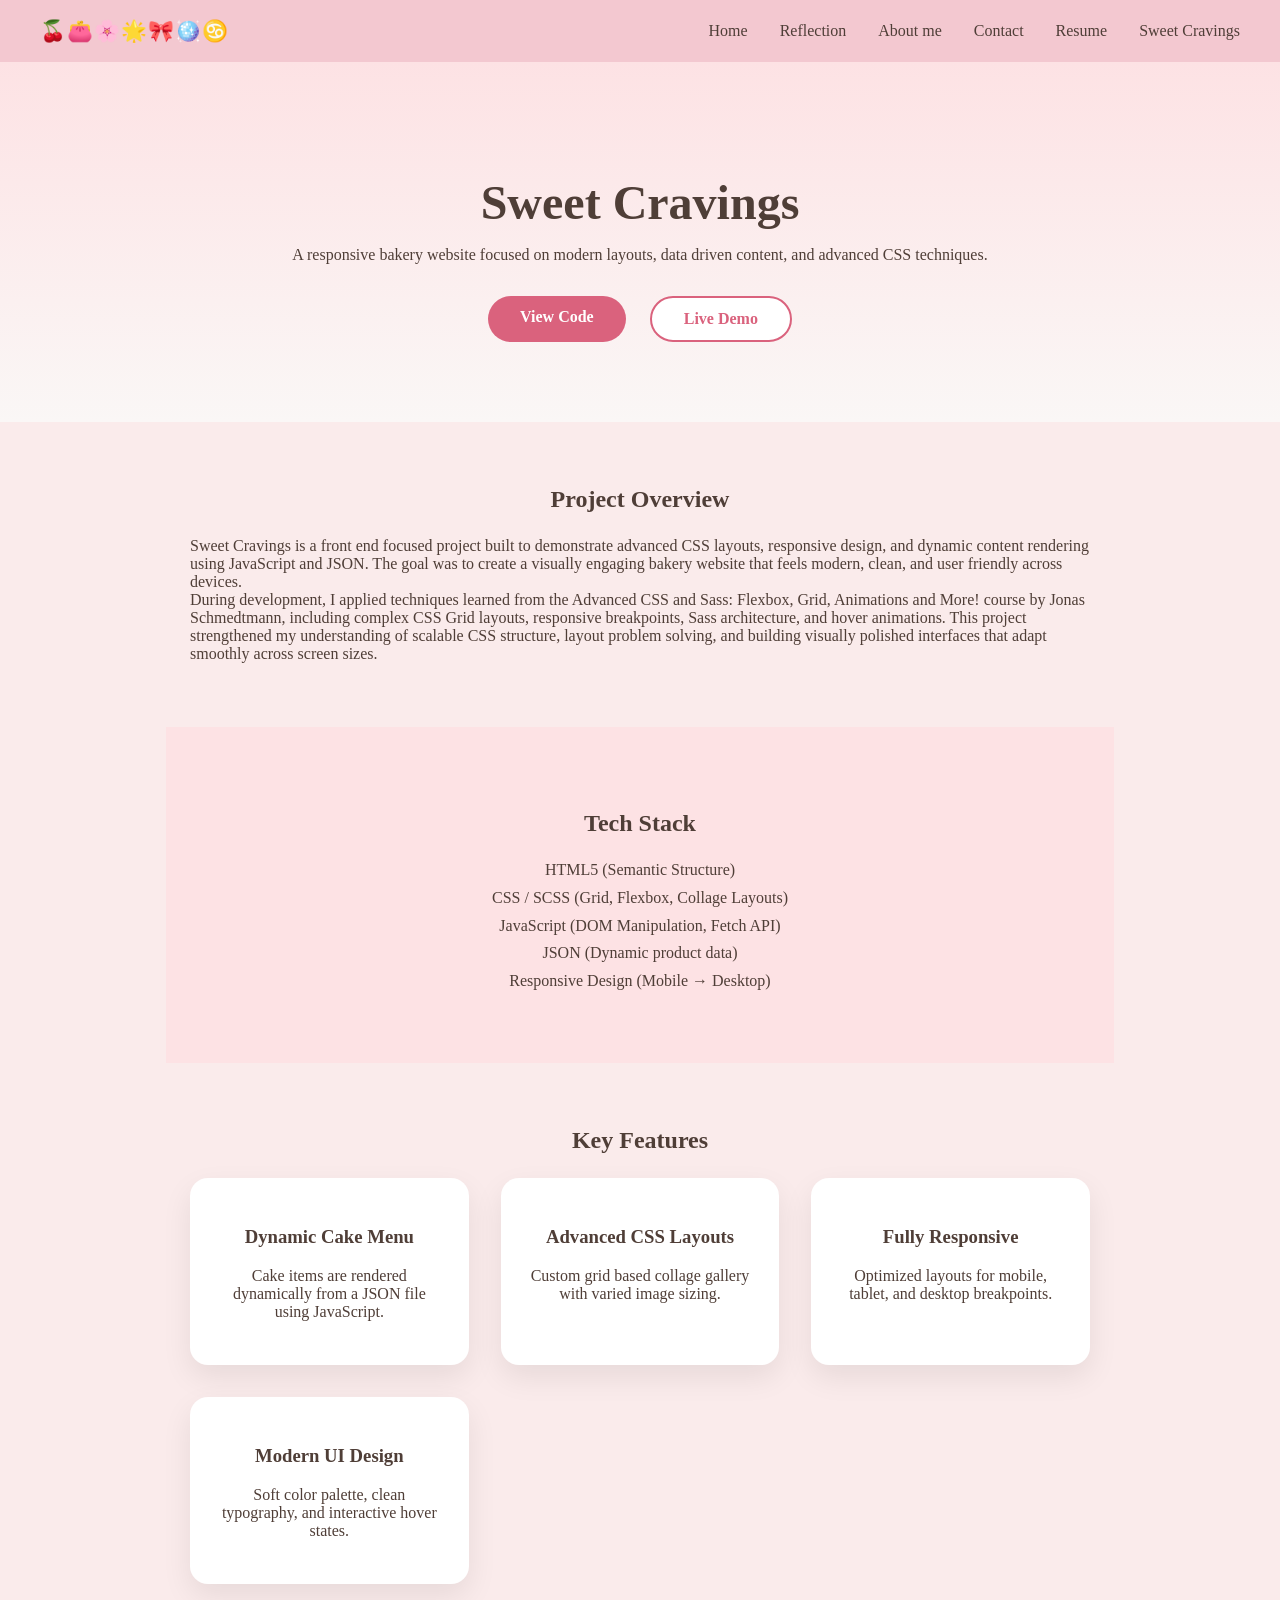
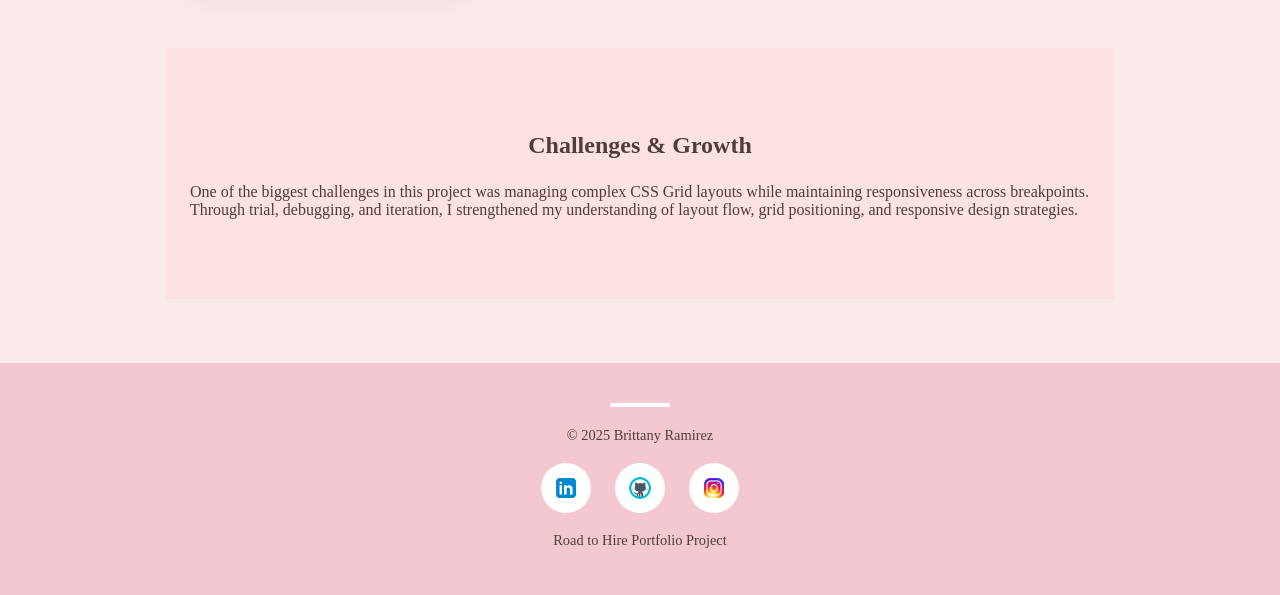
<file: sweet-cravings/sweet.html>
<!DOCTYPE html>
<html lang="en">
<head>
    <meta charset="UTF-8">
    <meta name="viewport" content="width=device-width, initial-scale=1.0">
    <title>Sweet Cravings</title>
    <link rel="stylesheet" href="/sweet-cravings/sweet.css">
</head>
<body>
      <nav class="navbar">
        <div class="nav-top">🍒👛🌸🌟🎀🪩♋️</div>
        <ul class="nav-links">
            <li><a href="/index.html">Home</a></li>
            <li><a href="/reflection/reflection.html">Reflection</a></li>
            <li><a href="/aboutme/aboutme.html">About me</a></li>
            <li><a href="/contact-page/contact.html">Contact</a></li>
            <li><a href="/resume/resume.html">Resume</a></li>
            <li><a href="/sweet-cravings/sweet.html">Sweet Cravings</a></li>
        </ul>
    </nav>
 <!-- HERO -->
  <header class="project-hero">
    <h1>Sweet Cravings</h1>
    <p>A responsive bakery website focused on modern layouts, data driven content, and advanced CSS techniques.</p>

    <div class="project-links">
      <a href="https://github.com/brittanyramirez/Sweet-Cravings" target="_blank" class="btn">View Code</a>
      <a href="https://main.d22ifq1p1m0jfx.amplifyapp.com/" class="btn btn-light">Live Demo</a>
    </div>
  </header>

  <!-- PROJECT OVERVIEW -->
  <section class="project-section">
    <h2>Project Overview</h2>
    <p>
     Sweet Cravings is a front end focused project built to demonstrate advanced CSS layouts, responsive design, and dynamic content rendering using JavaScript and JSON. The goal was to create a visually engaging bakery website that feels modern, clean, and user friendly across devices.
     <br>

    During development, I applied techniques learned from the Advanced CSS and Sass: Flexbox, Grid, Animations and More! course by Jonas Schmedtmann, including complex CSS Grid layouts, responsive breakpoints, Sass architecture, and hover animations. This project strengthened my understanding of scalable CSS structure, layout problem solving, and building visually polished interfaces that adapt smoothly across screen sizes.
    </p>
  </section>

  <!-- TECH STACK -->
  <section class="project-section soft-bg">
    <h2>Tech Stack</h2>

    <ul class="tech-list">
      <li>HTML5 (Semantic Structure)</li>
      <li>CSS / SCSS (Grid, Flexbox, Collage Layouts)</li>
      <li>JavaScript (DOM Manipulation, Fetch API)</li>
      <li>JSON (Dynamic product data)</li>
      <li>Responsive Design (Mobile → Desktop)</li>
    </ul>
  </section>

  <!-- FEATURES -->
  <section class="project-section">
    <h2>Key Features</h2>

    <div class="feature-grid">
      <div class="feature-card">
        <h3>Dynamic Cake Menu</h3>
        <p>Cake items are rendered dynamically from a JSON file using JavaScript.</p>
      </div>

      <div class="feature-card">
        <h3>Advanced CSS Layouts</h3>
        <p>Custom grid based collage gallery with varied image sizing.</p>
      </div>

      <div class="feature-card">
        <h3>Fully Responsive</h3>
        <p>Optimized layouts for mobile, tablet, and desktop breakpoints.</p>
      </div>

      <div class="feature-card">
        <h3>Modern UI Design</h3>
        <p>Soft color palette, clean typography, and interactive hover states.</p>
      </div>
    </div>
  </section>

  <!-- CHALLENGES -->
  <section class="project-section soft-bg">
    <h2>Challenges & Growth</h2>
    <p>
      One of the biggest challenges in this project was managing complex CSS Grid layouts
      while maintaining responsiveness across breakpoints. Through trial, debugging,
      and iteration, I strengthened my understanding of layout flow, grid positioning,
      and responsive design strategies.
    </p>
  </section>
       <footer class="footer">
        <p>© 2025 Brittany Ramirez</p>
        <div class="social-icons">
            <a href="https://www.linkedin.com/in/brittany-ramirez-4208bb38a/" target="_blank" aria-label="LinkedIn">
                <img src="/images/icons8-linkedin-48.png" alt="LinkedIn">
            </a>
             <a href="https://github.com/brittanyramirez" target="_blank" aria-label="GitHub">
                <img src="/images/icons8-github-48.png" alt="Github">
            </a>
             <a href="https://www.instagram.com/br.ttanyyramirezz/?igsh=bmZkNjRvbnBzaXV3&utm_source=qr#" target="_blank" aria-label="Instagram">
                <img src="/images/icons8-instagram-48.png" alt="Instagram">
            </a>
        </div>
        <p>Road to Hire Portfolio Project</p>
         
      <button id="backToTop">↑ Back to Top</button>
        
    </footer>
    <script src="/sweet-cravings/sweet.js"></script>
</body>
</html>
</file>
<file: homepage/styles.css>
body {
    margin: 0;
    font-family: Georgia, 'Times New Roman', Times, serif;
    background-color: hwb(0 92% 2% / 0.957);
    color: #4f3e37;
}

a {
    text-decoration: none;
}
/*nav bar*/
.navbar {
    display: flex;
    justify-content: space-between;
    align-items: center;
    padding: 1.2rem 2.5rem;
    background-color: #f3c8d0;

}

.nav-top {
    font-size: 1.3rem;
    font-weight: 600;
    letter-spacing: 1px;
}

.nav-links {
    list-style: none;
    display: flex;
    gap: 2rem;
    margin: 0;
    padding: 0;
}

.nav-links a {
    color:#4f3e37;
    font-weight: 500;
    position: relative;
}

.nav-links a::after {
    content: "";
    position: absolute;
    left: 0;
    bottom: -4px;
    width: 0;
    height: 2px;
    background-color: #4f3e37;
    transition: width 0.3s ease;
}

.nav-links a:hover::after {
    width: 100%;
}
/*hero section*/
.hero {
    text-align: center;
    padding: 4rem 1rem;
} 
.blocks span {
  position: relative;
  display: inline-block;
  padding: 0.35rem 0.6rem;
  margin: 0 0.15rem;
  border-radius: 10px;
  font-weight: 700;
  color: #4f3e37;
}

/* individual colors */
.blocks span:nth-child(1) { background-color: #f3c8d0; }
.blocks span:nth-child(2) { background-color: #fde2e4; }
.blocks span:nth-child(3) { background-color: #e2ece9; }
.blocks span:nth-child(4) { background-color: #bee1e6; }
.blocks span:nth-child(5) { background-color: #eac4d5; }
.blocks span:nth-child(6) { background-color: #f1faee; }
.blocks span:nth-child(7) { background-color: #ffcad4; }
.blocks span:nth-child(8) { background-color: #cdb4db; }
.blocks span:nth-child(9) { background-color: #ffd6a5; }
.blocks span:nth-child(10){ background-color: #bde0fe; }

.blocks span:nth-child(11) { background-color: #f3c8d0; }
.blocks span:nth-child(12) { background-color: #fde2e4; }
.blocks span:nth-child(13) { background-color: #e2ece9; }
.blocks span:nth-child(14) { background-color: #bee1e6; }
.blocks span:nth-child(15) { background-color: #eac4d5; }
.blocks span:nth-child(16) { background-color: #f1faee; }
.blocks span:nth-child(17) { background-color: #ffcad4; }
.blocks span:nth-child(18) { background-color: #cdb4db; }
.blocks span:nth-child(19) { background-color: #ffd6a5; }
.blocks span:nth-child(20){ background-color: #bde0fe; }
/* shadow for sticker effect */
.blocks span::after {
  content: "";
  position: absolute;
  inset: 0;
  background-color: rgba(0,0,0,0.08);
  border-radius: 10px;
  z-index: -1;
  transform: translate(4px, 4px);
}

/*letter animation*/

.animated-text span {
  display: inline-block;
  opacity: 0;
  transform: translateY(30px);
  animation: letterSlide 0.8s ease-out forwards;
  animation-delay: calc(0.08s * var(--i));
}


@keyframes letterSlide {
    to {
        opacity: 1;
        transform: translateY(0);
    }
}

/*subtext*/
.hero-subtext {
    margin-top: 1rem;
    font-size: 1.1rem;
    opacity: 0;
    animation: fadeIn 1.5s ease forwards;
    animation-delay: 1.2s;
}

@keyframes fadeIn {
    to { opacity: 1;}
}

/*contact button*/
.bio .cnt-btn {
    background-color: #da627d;
    display: block;
    margin: 2rem auto 0;
    padding: 0.75rem 2rem;
    color: black;
    border-radius: 999px;
    font-weight: 600;
    transition: all 0.3s ease;
    width: fit-content;
}
.cnt-btn:hover {
    background-color: #e7b1bc;
    transform: translateY(-4px);
    box-shadow: 0 10px 20px rgba(0,0,0,0.15);
}
.bio {
    text-align: center;
}

/*slideshow*/
.section-subheading {
    text-align: center;
    font-size: 35px;
    margin-bottom: 1.5rem;
    font-weight: 600;
    letter-spacing: 1px;
    font-family: Georgia, 'Times New Roman', Times, serif;
}

.slideshow-container {
    background-color: #e7b1bc;
    padding: 2rem 1.5rem;
    margin: 2rem auto;
    border-radius: 20px;
    max-width: 1000px;
}
.slideshow {
    width: 60%;
    max-width: 800px;
    margin: 3rem auto;
    overflow: hidden;
    box-shadow: 0 4px 15px rgba(0,0,0,0.1);
    position: relative;
}

.slides {
    display: flex;
    width: 600%;
    animation: slideShow 36s infinite ease-in-out;
}
.slides img:nth-child(1) {
    object-position: center 75%;
}
.slides img:nth-child(2) {
    object-position: center 37%;
}
.slides img:nth-child(4) {
    object-position: center 40%;
}
.slides img {
    width: 16.666%; /*images take up 1/6 of container*/
    height: 400px;
    object-fit: cover;
    object-position: center 30%;
    display: block;
}

@keyframes slideShow {
    /* Slide 1 */
    0%   { transform: translateX(0); }
    12%  { transform: translateX(0); }

    /* Slide 2 */
    17%  { transform: translateX(-16.666%); }
    29%  { transform: translateX(-16.666%); }

    /* Slide 3 */
    34%  { transform: translateX(-33.332%); }
    46%  { transform: translateX(-33.332%); }

    /* Slide 4 */
    51%  { transform: translateX(-49.998%); }
    63%  { transform: translateX(-49.998%); }

    /* Slide 5 */
    68%  { transform: translateX(-66.664%); }
    80%  { transform: translateX(-66.664%); }

    /* Slide 6 */
    85%  { transform: translateX(-83.33%); }
    100% { transform: translateX(-83.33%); }
}

/*card style and hover*/
.card {
  
    padding: 2rem;
    border-radius: 20px;
    max-width: 1000px;
    margin: 3rem auto;
    transition: transform 0.3s ease, box-shadow 0.3s ease;
    font-family: Georgia, 'Times New Roman', Times, serif;
    font-size: 25px;
    text-align: left;
}
.card:hover {
    transform: translateY(-6px);
    box-shadow: 0 12px 25px rgba(0,0,0,0.12);
    border:2px solid black;
}
/* back to the top button styling*/
#backToTop{
  position: fixed;
  bottom: 70px;
  right: 25px;
  background-color: #da627d;
  color: white;
  border: none;
  padding: 0.7rem 1.2rem;
  border-radius: 999px;
  cursor: pointer;
  font-weight: 600;
  box-shadow: 0 8px 20px rgba(0,0,0,0.15);
  transition: all 0.3s ease;
  z-index: 1000;
}


#backToTop:hover{
    transform: scale(1.08);
}

/*FOOTER*/
.footer::before {
  content: "";
  display: block;
  width: 60px;
  height: 4px;
  background-color: #ffffff;
  margin: 0 auto 1.2rem;
  border-radius: 10px;
}

.footer {
  margin-top: 4rem;
  padding: 2.5rem 1.5rem;
  background-color: #f3c8d0;
  text-align: center;
}

.footer p {
  margin: 0.4rem 0;
  font-size: 0.9rem;
  color: #4f3e37;
}


.social-icons {
  display: flex;
  justify-content: center;
  gap: 1.5rem;
  margin: 1.2rem 0;
}

.social-icons a {
  width: 50px;
  height: 50px;
  background-color: #ffffff;
  border-radius: 50%;
  display: flex;
  align-items: center;
  justify-content: center;
  transition: all 0.3s ease;
}

.social-icons img {
  width: 26px;
  height: 26px;
}

.social-icons a:hover {
  background-color: #e7b1bc;
  transform: translateY(-4px);
  box-shadow: 0 8px 18px rgba(0, 0, 0, 0.15);
}
/* Music Button */
.music-btn {
  position: fixed;
  bottom: 25px;
  right: 25px;
  background-color: #da627d;
  color: white;
  border: none;
  padding: 0.7rem 1.2rem;
  border-radius: 999px;
  cursor: pointer;
  font-weight: 600;
  box-shadow: 0 8px 20px rgba(0,0,0,0.15);
  transition: all 0.3s ease;
  z-index: 1000;
}

.music-btn:hover {
  background-color: #e7b1bc;
  transform: translateY(-3px);
}


/* Mobile */
@media (max-width: 768px) {

  /* NAV BAR */
  .navbar {
    flex-direction: column;
    gap: 1rem;
    padding: 1rem;
    text-align: center;
  }

  .nav-links {
    flex-direction: column;
    gap: 1rem;
  }

  /* HERO */
  .hero {
    padding: 3rem 1rem;
  }

  .blocks span {
    padding: 0.25rem 0.45rem;
    font-size: 1.6rem;
  }

  .hero-subtext {
    font-size: 1rem;
  }

  /* SLIDESHOW */
  .slideshow-container {
    padding: 1.5rem 1rem;
  }

  .slideshow {
    width: 100%;
    margin: 2rem auto;
  }

  .slides img {
    height: 260px;
  }

  /* BIO CARD */
  .card {
    font-size: 20px;
    padding: 1.8rem;
    text-align: left;
  }

  .bio .cnt-btn {
    margin: 2rem auto;
  }

  /* FOOTER */
  .social-icons {
    gap: 1rem;
  }

  .social-icons a {
    width: 44px;
    height: 44px;
  }

  /* MUSIC BUTTON */
  .music-btn {
    bottom: 15px;
    right: 15px;
    padding: 0.6rem 1rem;
    font-size: 0.85rem;
  }
}

/* Tablet */
@media (max-width: 1024px) {

  /* HERO */
  .hero {
    padding: 3.5rem 1.5rem;
  }

  .blocks span {
    font-size: 1.9rem;
  }

  /* SLIDESHOW */
  .slideshow {
    width: 85%;
  }

  .slides img {
    height: 340px;
  }

  /* BIO */
  .card {
    font-size: 22px;
    padding: 2.2rem;
  }
}
</file>
<file: aboutme/aboutme.css>
body {
    margin: 0;
    font-family: Georgia, 'Times New Roman', Times, serif;
    background-color: hwb(0 92% 2% / 0.957);
    color: #4f3e37;
}

a {
    text-decoration: none;
}
/*nav bar*/
.navbar {
    display: flex;
    justify-content: space-between;
    align-items: center;
    padding: 1.2rem 2.5rem;
    background-color: #f3c8d0;

}

.nav-top {
    font-size: 1.3rem;
    font-weight: 600;
    letter-spacing: 1px;
}

.nav-links {
    list-style: none;
    display: flex;
    gap: 2rem;
    margin: 0;
    padding: 0;
}

.nav-links a {
    color:#4f3e37;
    font-weight: 500;
    position: relative;
}

.nav-links a::after {
    content: "";
    position: absolute;
    left: 0;
    bottom: -4px;
    width: 0;
    height: 2px;
    background-color: #4f3e37;
    transition: width 0.3s ease;
}

.nav-links a:hover::after {
    width: 100%;
}

/*HERO*/
.about-hero {
    text-align: center;
    padding: 4rem 1.5rem;
}

.blocks span {
    display: inline-block;
    padding: 0.4rem 0.8rem;
    background-color: #fde2e4;
    border-radius: 12px;
    margin: 0 0.3rem;
    font-weight: 700;
}
.blocks span:nth-child(1) { background-color: #f3c8d0; }
.blocks span:nth-child(2) { background-color: #ffd6a5; }
.blocks span:nth-child(3) { background-color: #e2ece9; }
.blocks span:nth-child(4) { background-color: #bee1e6; }
.blocks span:nth-child(5) { background-color: #eac4d5; }
.blocks span:nth-child(6) { background-color: #f1faee; }
.blocks span:nth-child(7) { background-color: #ffcad4; }

/*BIO*/
.about-bio {
    max-width: 800px;
    margin: 2rem auto;
    padding: 0 1.5rem;
    font-size: 1.1rem;
    line-height: 1.8;
}

/*section titles*/
.section-title {
    text-align: center;
    margin-bottom: 2rem;
    font-size: 1.6rem;
}
.subsec {
    text-align: center;
    margin-bottom: 2rem;
    font-size: 1.2rem
}


/*FUN FACT*/
.fun-facts {
    max-width: 1000px;
    margin: 4rem auto;
    padding: 0 1.5rem;
}

.fact-grid {
    display: grid;
    grid-template-columns: repeat(auto-fit, minmax(220px, 1fr));
    gap: 1.5rem;
}

.fact-card {
    background-color: #ffffff;
    padding: 1.5rem;
    border-radius: 18px;
    box-shadow: 0 12px 30px rgba(0,0,0,0.08);
    cursor: pointer;
    text-align: center;
    transition: transform 0.3s ease;
}

.fact-card:hover {
    transform: translateY(-6px);
}

.fact-output {
    margin-top: 2rem;
    text-align: center;
    font-style: italic;
    font-size: 28px;
}
.fact-card.active {
  background-color: #f3c8d0;
  font-style: italic;
}

/*quotes*/
.quotes {
    text-align: center;
    margin: 4rem auto;
    font-size: 29px;
}

blockquote {
    max-width: 600px;
    margin: 2rem auto;
    font-size: 2rem;
    font-style: italic;
}


.cnt-btn { /*new quote bt */
    background-color: #c0566e;
    color: white;
    padding: 0.75rem 2rem;
    border-radius: 999px;
    border: none;
    cursor: pointer;
}
  
/* back to the top button styling*/
    #backToTop{
    position: fixed;
    bottom: 70px;
    right: 10px;
    background-color: #da627d;
    color: white;
    border: none;
    padding: 0.7rem 1.2rem;
    border-radius: 999px;
    cursor: pointer;
    font-weight: 600;
    box-shadow: 0 8px 20px rgba(0,0,0,0.15);
    transition: all 0.3s ease;
    z-index: 1000;
    }
  

    #backToTop:hover{
        transform: scale(1.08);
    }
/*FOOTER*/
.footer::before {
  content: "";
  display: block;
  width: 60px;
  height: 4px;
  background-color: #ffffff;
  margin: 0 auto 1.2rem;
  border-radius: 10px;
}

.footer {
  margin-top: 4rem;
  padding: 2.5rem 1.5rem;
  background-color: #f3c8d0; 
  text-align: center;
}

.footer p {
  margin: 0.4rem 0;
  font-size: 0.9rem;
  color: #4f3e37;
}


.social-icons {
  display: flex;
  justify-content: center;
  gap: 1.5rem;
  margin: 1.2rem 0;
}

.social-icons a {
  width: 50px;
  height: 50px;
  background-color: #ffffff;
  border-radius: 50%;
  display: flex;
  align-items: center;
  justify-content: center;
  transition: all 0.3s ease;
}

.social-icons img {
  width: 26px;
  height: 26px;
}

.social-icons a:hover {
  background-color: #e7b1bc;
  transform: translateY(-4px);
  box-shadow: 0 8px 18px rgba(0, 0, 0, 0.15);
}
/* Mobile */
@media (max-width: 768px) {

  /* NAVBAR */
  .navbar {
    flex-direction: column;
    align-items: center; 
    gap: 1rem;
    padding: 1rem;
  }

  .nav-links {
    flex-direction: column;
    align-items: center; 
    gap: 1rem;
  }

  /* HERO */
  .about-hero {
    padding: 3rem 1rem;
  }

  .blocks span {
    padding: 0.3rem 0.6rem;
    margin: 0.15rem;
    font-size: 1rem;
  }

  /* BIO */
  .about-bio {
    font-size: 1rem;
    line-height: 1.6;
  }

  /* SECTION TITLES */
  .section-title {
    font-size: 1.4rem;
  }

  .subsec {
    font-size: 1.05rem;
  }

  /* FUN FACTS */
  .fact-grid {
    grid-template-columns: 1fr;
  }

  .fact-card {
    padding: 1.3rem;
  }

  .fact-output {
    font-size: 1.3rem;
  }

  /* QUOTES */
  .quotes {
    font-size: 22px;
  }

  blockquote {
    font-size: 1.4rem;
    padding: 0 1rem;
  }

  /* FOOTER ICONS */
  .social-icons a {
    width: 44px;
    height: 44px;
  }

  .social-icons img {
    width: 22px;
    height: 22px;
  }
}

/* Tablet */
@media (max-width: 1024px) {

  /* HERO */
  .about-hero {
    padding: 3.5rem 1.5rem;
  }

  /* BIO */
  .about-bio {
    max-width: 700px;
    font-size: 1.05rem;
  }

  /* FUN FACT GRID */
  .fact-grid {
    grid-template-columns: repeat(2, 1fr);
  }

  /* QUOTES */
  blockquote {
    font-size: 1.6rem;
  }
}
</file>
<file: contact-page/contact.css>
body {
    margin: 0;
    font-family: Georgia, 'Times New Roman', Times, serif;
    background-color: hwb(0 92% 2% / 0.957);
    color: #4f3e37;
}

a {
    text-decoration: none;
}
/*nav bar*/
.navbar {
    display: flex;
    justify-content: space-between;
    align-items: center;
    padding: 1.2rem 2.5rem;
    background-color: #f3c8d0;

}

.nav-top {
    font-size: 1.3rem;
    font-weight: 600;
    letter-spacing: 1px;
}

.nav-links {
    list-style: none;
    display: flex;
    gap: 2rem;
    margin: 0;
    padding: 0;
}

.nav-links a {
    color:#4f3e37;
    font-weight: 500;
    position: relative;
}

.nav-links a::after {
    content: "";
    position: absolute;
    left: 0;
    bottom: -4px;
    width: 0;
    height: 2px;
    background-color: #4f3e37;
    transition: width 0.3s ease;
}

.nav-links a:hover::after {
    width: 100%;
}

/* CONTACT HERO */
.contact-hero {
  text-align: center;
  padding: 4rem 1.5rem 2rem;
}

.contact-hero h1 {
  font-size: 2.8rem;
  margin-bottom: 1rem;
}

.contact-hero p {
  max-width: 600px;
  margin: 0 auto;
  font-size: 1.05rem;
}

/* CONTACT LAYOUT */
.contact-container {
  max-width: 1100px;
  margin: 3rem auto;
  padding: 0 2rem;
  display: grid;
  grid-template-columns: 1fr 1fr;
  gap: 3rem;
}

/* LEFT SIDE */
.contact-info h2 {
  margin-bottom: 1rem;
}

.contact-info p {
  line-height: 1.7;
  margin-bottom: 1rem;
}

.email-highlight a {
  font-weight: 600;
  color: #c0566e;
}

/* FORM */
.contact-form {
  background-color: #ffffff;
  padding: 2.5rem;
  border-radius: 18px;
  box-shadow: 0 15px 40px rgba(0,0,0,0.08);
}

.form-group {
  margin-bottom: 1.2rem;
}

label {
  display: block;
  margin-bottom: 0.3rem;
  font-weight: 500;
}

input,
textarea {
  width: 100%;
  padding: 0.6rem;
  border-radius: 8px;
  border: 1px solid #ccc;
  font-family: inherit;
}

.error {
  color: #c0566e;
  font-size: 0.85rem;
}

.footer::before {
  content: "";
  display: block;
  width: 60px;
  height: 4px;
  background-color: #ffffff;
  margin: 0 auto 1.2rem;
  border-radius: 10px;
}

.footer {
  margin-top: 4rem;
  padding: 2.5rem 1.5rem;
  background-color: #f3c8d0; /* soft pink */
  text-align: center;
}

.footer p {
  margin: 0.4rem 0;
  font-size: 0.9rem;
  color: #4f3e37;
}


.social-icons {
  display: flex;
  justify-content: center;
  gap: 1.5rem;
  margin: 1.2rem 0;
}

.social-icons a {
  width: 50px;
  height: 50px;
  background-color: #ffffff;
  border-radius: 50%;
  display: flex;
  align-items: center;
  justify-content: center;
  transition: all 0.3s ease;
}

.social-icons img {
  width: 26px;
  height: 26px;
}

.social-icons a:hover {
  background-color: #e7b1bc;
  transform: translateY(-4px);
  box-shadow: 0 8px 18px rgba(0, 0, 0, 0.15);
}

.cnt-btn {
    background-color: #da627d;
    display: block;
    margin: 2rem auto 0;
    padding: 0.75rem 2rem;
    color: black;
    border-radius: 999px;
    font-weight: 600;
    transition: all 0.3s ease;
    width: fit-content;
}
/* back to the top button styling*/
    #backToTop{
    position: fixed;
    bottom: 70px;
    right: 10px;
    background-color: #da627d;
    color: white;
    border: none;
    padding: 0.7rem 1.2rem;
    border-radius: 999px;
    cursor: pointer;
    font-weight: 600;
    box-shadow: 0 8px 20px rgba(0,0,0,0.15);
    transition: all 0.3s ease;
    z-index: 1000;
    }
  

    #backToTop:hover{
        transform: scale(1.08);
    }

/* Mobile (768px and below) */
@media (max-width: 768px) {
  /* NAV BAR */
  .navbar {
    flex-direction: column;
    gap: 1rem;
    padding: 1rem;
    text-align: center;
  }

  .nav-links {
    flex-direction: column;
    gap: 1rem;
  }

  /* HERO */
  .contact-hero {
    padding: 3rem 1rem 2rem;
  }

  .contact-hero h1 {
    font-size: 2rem;
  }

  .contact-hero p {
    font-size: 0.95rem;
  }

  /* STACK CONTACT LAYOUT */
  .contact-container {
    grid-template-columns: 1fr;
    gap: 2.5rem;
    padding: 0 1.25rem;
  }

  /* FORM */
  .contact-form {
    padding: 1.75rem;
  }

  /* BUTTON */
  .cnt-btn {
    margin: 1.5rem auto 0;
  }

  /* FOOTER */
  .social-icons {
    gap: 1rem;
  }

  .social-icons a {
    width: 44px;
    height: 44px;
  }

  .social-icons img {
    width: 22px;
    height: 22px;
  }
  .back-to-top {
    display: block;
  }
}
/* Tablet (769px – 1024px) */
@media (max-width: 1024px) {
  .contact-hero h1 {
    font-size: 2.4rem;
  }

  .contact-hero p {
    font-size: 1rem;
  }

  .contact-container {
    gap: 2rem;
    padding: 0 1.5rem;
  }

  .contact-form {
    padding: 2rem;
  }

  .navbar {
    padding: 1rem 2rem;
  }
}
</file>
<file: reflection/reflection.css>
body {
    margin: 0;
    font-family: Georgia, 'Times New Roman', Times, serif;
    background-color: hwb(0 92% 2% / 0.957);
    color: #4f3e37;
}

a {
    text-decoration: none;
}
/*nav bar*/
.navbar {
    display: flex;
    justify-content: space-between;
    align-items: center;
    padding: 1.2rem 2.5rem;
    background-color: #f3c8d0;

}

.nav-top {
    font-size: 1.3rem;
    font-weight: 600;
    letter-spacing: 1px;
}

.nav-links {
    list-style: none;
    display: flex;
    gap: 2rem;
    margin: 0;
    padding: 0;
}

.nav-links a {
    color:#4f3e37;
    font-weight: 500;
    position: relative;
}

.nav-links a::after {
    content: "";
    position: absolute;
    left: 0;
    bottom: -4px;
    width: 0;
    height: 2px;
    background-color: #4f3e37;
    transition: width 0.3s ease;
}

.nav-links a:hover::after {
    width: 100%;
}

/*HERO IMG*/
.hero {
  position: relative;
  width: 100%;
  height: 70vh;
  overflow: hidden;
}

.hero img {
  width: 100%;
  height: 100%;
  object-fit: cover;
  object-position: center 35%;
}

.hero-overlay {
  position: absolute;
  inset: 0;
  background: rgba(0, 0, 0, 0.35);
}

.hero-content {
  position: absolute;
  inset: 0;
  display: flex;
  flex-direction: column;
  justify-content: center;
  align-items: center;
  text-align: center;
  padding: 1.5rem;
  color: #ffffff;
}

.hero-content h1 {
  font-size: clamp(2.2rem, 4vw, 3rem);
  margin-bottom: 1rem;
}

.hero-content p {
  max-width: 650px;
  font-size: 1.1rem;
  opacity: 0.95;
}

/*REFLECTION SECTION */
.reflection-wrapper {
  max-width: 900px;
  margin: 1rem auto 4rem;
  padding: 0 1.5rem;
  display: grid;
  gap: 2.5rem;
}

/*REFLECTION CARDS */
.reflection-card {
  background-color: #ffffff;
  padding: 2.5rem;
  border-radius: 18px;
  box-shadow: 0 15px 40px rgba(0, 0, 0, 0.08);
  border-left: 6px solid #c0566e;
}

.reflection-card h2 {
  margin-bottom: 0.8rem;
  font-size: 1.5rem;
}

.reflection-card p {
  font-size: 1.05rem;
  color: rgba(79, 62, 55, 0.8);
}
.reflection-card:hover {
    transform: translateY(-6px);
    box-shadow: 0 12px 25px rgba(0,0,0,0.12);
    border:4px solid #c0566e;
}

/* back to the top button styling*/
#backToTop{
  position: fixed;
  bottom: 70px;
  right: 10px;
  background-color: #da627d;
  color: white;
  border: none;
  padding: 0.7rem 1.2rem;
  border-radius: 999px;
  cursor: pointer;
  font-weight: 600;
  box-shadow: 0 8px 20px rgba(0,0,0,0.15);
  transition: all 0.3s ease;
  z-index: 1000;
}


#backToTop:hover{
    transform: scale(1.08);
}

/*FOOTER*/
.footer::before {
  content: "";
  display: block;
  width: 60px;
  height: 4px;
  background-color: #ffffff;
  margin: 0 auto 1.2rem;
  border-radius: 10px;
}

.footer {
  margin-top: 4rem;
  padding: 2.5rem 1.5rem;
  background-color: #f3c8d0; /* soft pink */
  text-align: center;
}

.footer p {
  margin: 0.4rem 0;
  font-size: 0.9rem;
  color: #4f3e37;
}


.social-icons {
  display: flex;
  justify-content: center;
  gap: 1.5rem;
  margin: 1.2rem 0;
}

.social-icons a {
  width: 50px;
  height: 50px;
  background-color: #ffffff;
  border-radius: 50%;
  display: flex;
  align-items: center;
  justify-content: center;
  transition: all 0.3s ease;
}

.social-icons img {
  width: 26px;
  height: 26px;
}

.social-icons a:hover {
  background-color: #e7b1bc;
  transform: translateY(-4px);
  box-shadow: 0 8px 18px rgba(0, 0, 0, 0.15);
}
/*MOBILE*/
@media (max-width: 768px) {

  /* NAV BAR */
  .navbar {
    flex-direction: column;
    gap: 1rem;
    padding: 1rem;
    text-align: center;
  }

  .nav-links {
    flex-direction: column;
    gap: 1rem;
  }

  /* HERO */
  .hero {
    height: 50vh;
  }

  .hero-content h1 {
    font-size: 2rem;
  }

  .hero-content p {
    font-size: 1rem;
  }

  /* REFLECTION SECTION */
  .reflection-wrapper {
    gap: 2rem;
    margin-top: 2rem;
  }

  .reflection-card {
    padding: 2rem;
  }

  .reflection-card h2 {
    font-size: 1.3rem;
  }

  .reflection-card p {
    font-size: 1rem;
  }

  /* FOOTER ICONS */
  .social-icons a {
    width: 44px;
    height: 44px;
  }

  .social-icons img {
    width: 22px;
    height: 22px;
  }
}

/*TABLET*/
@media (max-width: 1024px) {

  /* HERO */
  .hero {
    height: 60vh;
  }

  .hero-content h1 {
    font-size: 2.4rem;
  }

  .hero-content p {
    font-size: 1.05rem;
  }

  /* REFLECTION */
  .reflection-wrapper {
    max-width: 800px;
  }

  .reflection-card {
    padding: 2.2rem;
  }
}
</file>
<file: resume/resume.css>
body {
    margin: 0;
    font-family: Georgia, 'Times New Roman', Times, serif;
    background-color: hwb(0 92% 2% / 0.957);
    color: #4f3e37;
}

a {
    text-decoration: none;
}

/*nav bar*/
.navbar {
    display: flex;
    justify-content: space-between;
    align-items: center;
    padding: 1.2rem 2.5rem;
    background-color: #f3c8d0;

}

.nav-top {
    font-size: 1.3rem;
    font-weight: 600;
    letter-spacing: 1px;
}

.nav-links {
    list-style: none;
    display: flex;
    gap: 2rem;
    margin: 0;
    padding: 0;
}

.nav-links a {
    color:#4f3e37;
    font-weight: 500;
    position: relative;
}

.nav-links a::after {
    content: "";
    position: absolute;
    left: 0;
    bottom: -4px;
    width: 0;
    height: 2px;
    background-color: #4f3e37;
    transition: width 0.3s ease;
}

.nav-links a:hover::after {
    width: 100%;
}

/* RESUME PAGE */
.resume-section {
  max-width: 1100px;
  margin: 4rem auto;
  padding: 0 2rem;
  text-align: center;
}

.resume-section h1 {
  font-size: 2.6rem;
  margin-bottom: 0.6rem;
}
.resume-preview {
  max-width: 900px;
  margin: 2rem auto;
}

.resume-preview iframe {
  width: 100%;
  height: 1200px;
  border: 2px solid #e3b6c2;
  border-radius: 10px;
}

/*DOWNLOAD RESUME BTN*/
.cnt-btn {
       background-color: #da627d;
    display: block;
    margin: 2rem auto 0;
    padding: 0.75rem 2rem;
    color: black;
    border-radius: 999px;
    font-weight: 600;
    transition: all 0.3s ease;
    width: fit-content;
}
.cnt-btn:hover {
    background-color: #e7b1bc;
    transform: translateY(-4px);
    box-shadow: 0 10px 20px rgba(0,0,0,0.15);
}
/*FOOTER*/
.footer::before {
  content: "";
  display: block;
  width: 60px;
  height: 4px;
  background-color: #ffffff;
  margin: 0 auto 1.2rem;
  border-radius: 10px;
}

.footer {
  margin-top: 4rem;
  padding: 2.5rem 1.5rem;
  background-color: #f3c8d0; /* soft pink */
  text-align: center;
}

.footer p {
  margin: 0.4rem 0;
  font-size: 0.9rem;
  color: #4f3e37;
}


.social-icons {
  display: flex;
  justify-content: center;
  gap: 1.5rem;
  margin: 1.2rem 0;
}

.social-icons a {
  width: 50px;
  height: 50px;
  background-color: #ffffff;
  border-radius: 50%;
  display: flex;
  align-items: center;
  justify-content: center;
  transition: all 0.3s ease;
}

.social-icons img {
  width: 26px;
  height: 26px;
}

.social-icons a:hover {
  background-color: #e7b1bc;
  transform: translateY(-4px);
  box-shadow: 0 8px 18px rgba(0, 0, 0, 0.15);
}

/*mobile*/
@media (max-width: 768px) {
  .navbar {
    flex-direction: column;
    gap: 1rem;
    padding: 1rem;
    text-align: center;
  }

  .nav-links {
    flex-direction: column;
    gap: 1rem;
  }

  /* RESUME */
  .resume-section h1 {
    font-size: 2rem;
  }

  .resume-preview iframe {
    height: 700px;
  }

  .cnt-btn {
    width: 100%;
    max-width: 260px;
    padding: 0.8rem 0;
  }

  .qr-code {
    width: 130px;
  }
}

/*tablet*/
@media (max-width: 1024px) {

  .resume-section {
    padding: 0 1.5rem;
  }

  .resume-section h1 {
    font-size: 2.4rem;
  }

  .resume-preview iframe {
    height: 1000px;
  }

  .cnt-btn {
    padding: 0.85rem 2rem;
  }

  .qr-code {
    width: 150px;
  }
}
</file>
<file: sweet-cravings/sweet.css>
body {
    margin: 0;
    font-family: Georgia, 'Times New Roman', Times, serif;
    background-color: hwb(0 92% 2% / 0.957);
    color: #4f3e37;
}

a {
    text-decoration: none;
}
/*nav bar*/
.navbar {
    display: flex;
    justify-content: space-between;
    align-items: center;
    padding: 1.2rem 2.5rem;
    background-color: #f3c8d0;

}

.nav-top {
    font-size: 1.3rem;
    font-weight: 600;
    letter-spacing: 1px;
}

.nav-links {
    list-style: none;
    display: flex;
    gap: 2rem;
    margin: 0;
    padding: 0;
}

.nav-links a {
    color:#4f3e37;
    font-weight: 500;
    position: relative;
}

.nav-links a::after {
    content: "";
    position: absolute;
    left: 0;
    bottom: -4px;
    width: 0;
    height: 2px;
    background-color: #4f3e37;
    transition: width 0.3s ease;
}

.nav-links a:hover::after {
    width: 100%;
}
/* HERO */
.project-hero {
  text-align: center;
  padding: 5rem 2rem;
  background: linear-gradient(to bottom, #fde2e4, #faf7f6);
}

.project-hero h1 {
  font-size: 3rem;
  margin-bottom: 1rem;
}

.project-links {
  margin-top: 2rem;
  display: flex;
  justify-content: center;
  gap: 1.5rem;
}

/* BUTTONS */
.btn {
  background-color: #da627d;
  color: #fff;
  padding: 0.75rem 2rem;
  border-radius: 999px;
  font-weight: 600;
}

.btn-light {
  background-color: #ffffff;
  color: #da627d;
  border: 2px solid #da627d;
}

/* SECTIONS */
.project-section {
  max-width: 900px;
  margin: 4rem auto;
  padding: 0 1.5rem;
}

.project-section h2 {
  text-align: center;
  margin-bottom: 1.5rem;
}

.soft-bg {
  background-color: #fde2e4;
  padding: 4rem 1.5rem;
}

/* TECH LIST */
.tech-list {
  max-width: 400px;
  margin: 0 auto;
  list-style: none;
  padding: 0;
  text-align: center;
}

.tech-list li {
  margin: 0.6rem 0;
}

/* FEATURES */
.feature-grid {
  display: grid;
  grid-template-columns: repeat(auto-fit, minmax(220px, 1fr));
  gap: 2rem;
}

.feature-card {
  background: #ffffff;
  padding: 1.8rem;
  border-radius: 18px;
  box-shadow: 0 12px 30px rgba(0,0,0,0.08);
  text-align: center;
}

/* back to the top button styling*/
#backToTop{
  position: fixed;
  bottom: 70px;
  right: 25px;
  background-color: #da627d;
  color: white;
  border: none;
  padding: 0.7rem 1.2rem;
  border-radius: 999px;
  cursor: pointer;
  font-weight: 600;
  box-shadow: 0 8px 20px rgba(0,0,0,0.15);
  transition: all 0.3s ease;
  z-index: 1000;
}


#backToTop:hover{
    transform: scale(1.08);
}

/*FOOTER*/
.footer::before {
  content: "";
  display: block;
  width: 60px;
  height: 4px;
  background-color: #ffffff;
  margin: 0 auto 1.2rem;
  border-radius: 10px;
}

.footer {
  margin-top: 4rem;
  padding: 2.5rem 1.5rem;
  background-color: #f3c8d0;
  text-align: center;
}

.footer p {
  margin: 0.4rem 0;
  font-size: 0.9rem;
  color: #4f3e37;
}


.social-icons {
  display: flex;
  justify-content: center;
  gap: 1.5rem;
  margin: 1.2rem 0;
}

.social-icons a {
  width: 50px;
  height: 50px;
  background-color: #ffffff;
  border-radius: 50%;
  display: flex;
  align-items: center;
  justify-content: center;
  transition: all 0.3s ease;
}

.social-icons img {
  width: 26px;
  height: 26px;
}

.social-icons a:hover {
  background-color: #e7b1bc;
  transform: translateY(-4px);
  box-shadow: 0 8px 18px rgba(0, 0, 0, 0.15);
}
@media (max-width: 768px) {

  /* NAV BAR — MOBILE ONLY */
  .navbar {
    flex-direction: column;
    gap: 1rem;
    padding: 1rem;
    text-align: center;
  }

  .nav-links {
    flex-direction: column;
    gap: 1rem;
  }

  .project-hero {
    padding: 4rem 1.5rem;
  }

  .project-hero h1 {
    font-size: 2.2rem;
  }

  .project-links {
    flex-direction: column;
    gap: 1rem;
  }
}
@media (max-width: 1024px) {
  .project-hero h1 {
    font-size: 2.6rem;
  }

  .project-section {
    margin: 3rem auto;
  }
}
</file>
